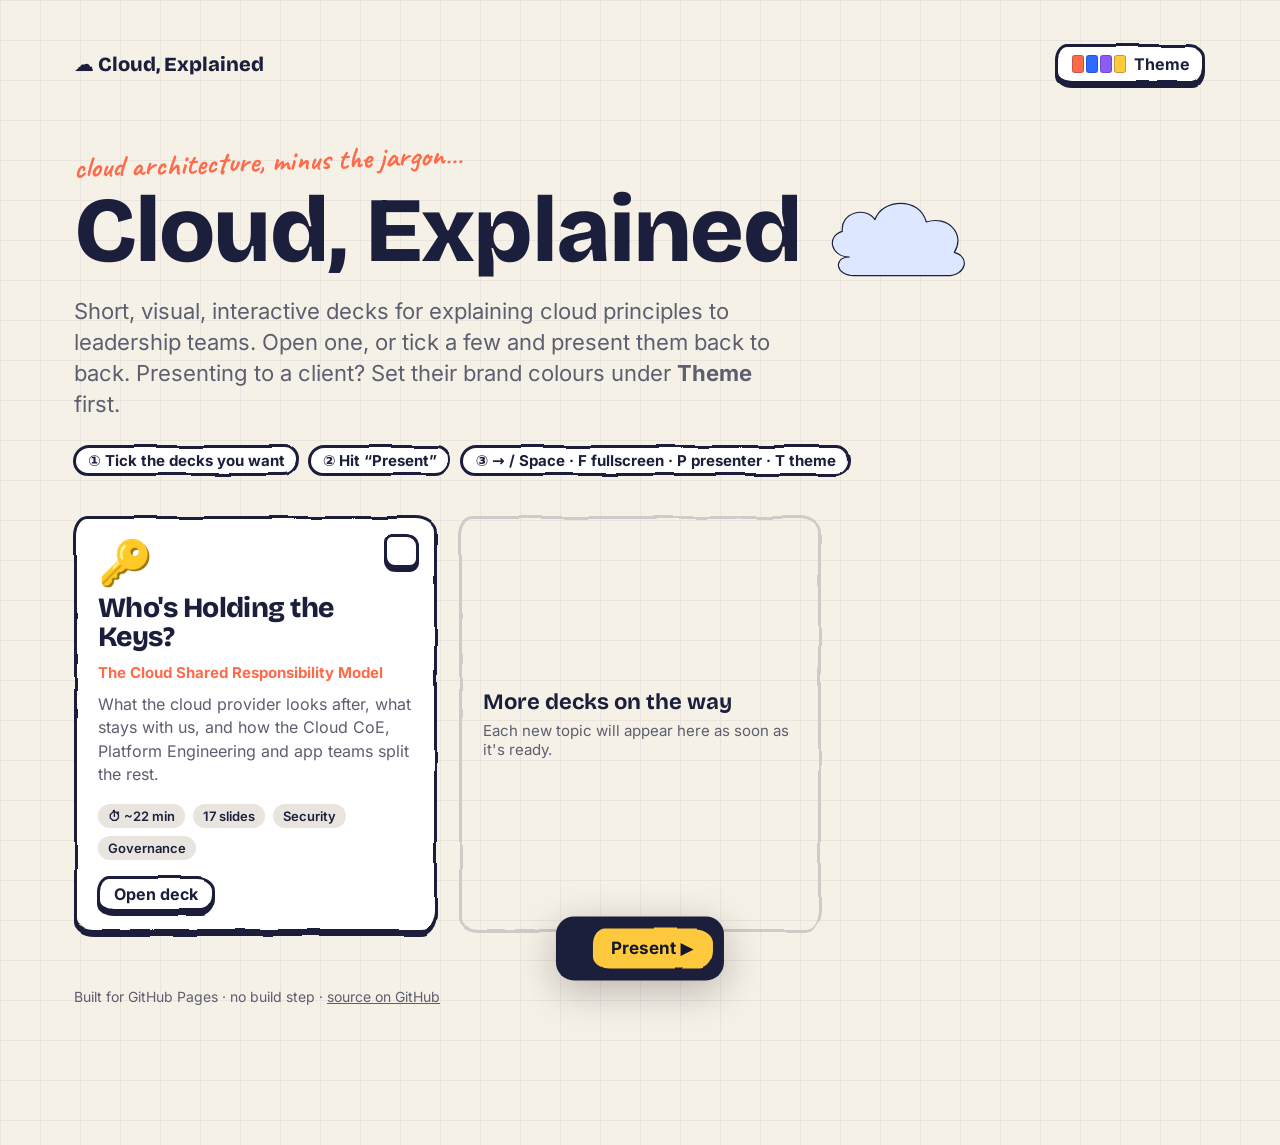
<file: index.html>
<!DOCTYPE html>
<html lang="en-GB">
<head>
  <meta charset="utf-8">
  <meta name="viewport" content="width=device-width, initial-scale=1">
  <title>Cloud, Explained · interactive decks for leadership</title>
  <meta name="description" content="Interactive, visual slide decks that explain core cloud architecture concepts to leadership and non-technical stakeholders.">
  <link rel="icon" href="data:image/svg+xml,<svg xmlns='http://www.w3.org/2000/svg' viewBox='0 0 100 100'><text y='.9em' font-size='90'>☁️</text></svg>">
  <script src="assets/themes.js"></script>
  <script src="assets/theme.js"></script>
  <link rel="stylesheet" href="assets/engine.css">
  <style>
    html, body { overflow: auto; background-color: var(--paper); height: auto; min-height: 100%; }
    body {
      background-image: linear-gradient(var(--grid) 1px, transparent 1px), linear-gradient(90deg, var(--grid) 1px, transparent 1px);
      background-size: 40px 40px;
      transition: background-color .3s;
    }
    .wrap { max-width: 1180px; margin: 0 auto; padding: 40px 24px 140px; }
    .topbar { display: flex; justify-content: space-between; align-items: center; gap: 16px; margin-bottom: 40px; min-height: 48px; }
    .brand { font-family: var(--font-display); font-weight: 800; font-size: 20px; display: flex; align-items: center; gap: 10px; }
    .client { display: flex; align-items: center; gap: 12px; margin-left: auto; }
    .client .ce-client-logo { position: static; max-height: 40px; }
    .theme-btn { font-size: 16px; padding: 10px 16px; border-radius: 12px; display: inline-flex; gap: 8px; align-items: center; }
    .theme-btn .sw { display: inline-flex; gap: 2px; }
    .theme-btn .sw i { width: 12px; height: 18px; border-radius: 3px; border: 1px solid rgba(var(--ink-rgb), .25); }

    header .kicker { font-size: 14px; }
    header h1 { font-size: clamp(48px, 8vw, 92px); }
    header h1 .cloud { display: inline-block; width: 150px; height: 84px; vertical-align: middle; animation: bob 4s ease-in-out infinite; }
    header .scribble { font-size: 30px; margin-bottom: 6px; }
    @keyframes bob { 50% { transform: translateY(-8px) rotate(-3deg); } }
    header p { font-size: clamp(18px, 2.2vw, 22px); color: var(--ink-soft); max-width: 720px; margin: 18px 0 0; }
    .how { display: flex; flex-wrap: wrap; gap: 10px; margin: 26px 0 40px; }
    .how .pill { font-size: 15px; padding: 6px 14px; border-width: 2px; }

    .grid { display: grid; grid-template-columns: repeat(auto-fill, minmax(320px, 1fr)); gap: 22px; }
    .deck-card {
      --sk-shadow: 0 4px 0 var(--ink);
      padding: 24px 24px 20px;
      display: flex; flex-direction: column; gap: 10px;
      transition: transform .15s var(--ease), box-shadow .15s var(--ease), background .2s;
      cursor: pointer;
    }
    .deck-card:hover { transform: translateY(-3px); --sk-shadow: 0 7px 0 var(--ink); }
    .deck-card:focus-visible { outline: 4px solid var(--sun); outline-offset: 4px; }
    .deck-card.is-selected { --sk-fill: var(--sun-soft); }
    .deck-card .icon { font-size: 44px; line-height: 1; }
    .deck-card h2 { font-size: 28px; margin: 0; }
    .deck-card .sub { font-weight: 700; color: var(--customer); font-size: 15px; margin: 0; }
    .deck-card p { font-size: 16px; margin: 0; color: var(--ink-soft); line-height: 1.45; }
    .deck-card .meta { display: flex; gap: 8px; flex-wrap: wrap; margin-top: auto; padding-top: 8px; font-size: 13px; font-weight: 600; }
    .deck-card .meta span { background: var(--paper-2); border-radius: 999px; padding: 4px 10px; }
    .deck-card .actions { display: flex; gap: 10px; align-items: center; margin-top: 6px; }
    .deck-card .btn { font-size: 16px; padding: 8px 16px; border-radius: 10px; text-decoration: none; }
    .check {
      position: absolute !important; top: 18px; right: 18px;
      width: 34px; height: 34px;
      --sk-radius: 8px 12px 9px 11px;
      display: grid; place-items: center; font-weight: 800; font-size: 16px;
    }
    .is-selected .check { --sk-fill: var(--ink); color: var(--sun); }
    .more {
      --sk-fill: transparent; --sk-stroke: var(--line);
      padding: 24px;
      display: flex; flex-direction: column; justify-content: center; gap: 6px;
      color: var(--ink-soft); font-size: 15px;
    }
    .more b { font-family: var(--font-display); font-size: 22px; color: var(--ink); }

    .tray {
      position: fixed; left: 50%; bottom: 22px; transform: translate(-50%, 160%);
      transition: transform .35s var(--ease);
      background: var(--deep); color: var(--on-deep);
      border-radius: 18px; padding: 12px 12px 12px 22px;
      display: flex; gap: 16px; align-items: center;
      box-shadow: 0 10px 40px rgba(0,0,0,.25);
      max-width: calc(100vw - 24px);
    }
    .tray.is-visible { transform: translate(-50%, 0); }
    .tray .order { font-size: 15px; color: var(--on-deep-soft); overflow: hidden; text-overflow: ellipsis; white-space: nowrap; }
    .tray .btn { font-size: 17px; padding: 10px 18px; --sk-fill: var(--sun); --sk-stroke: var(--sun); --sk-shadow: none; color: var(--on-sun); white-space: nowrap; }
    footer { margin-top: 56px; font-size: 14px; color: var(--ink-soft); }
    footer a { color: inherit; }
  </style>
</head>
<body>
  <div class="wrap">
    <div class="topbar">
      <div class="brand">☁️ Cloud, Explained</div>
      <div class="client" data-logo-slot></div>
      <button class="btn theme-btn" id="theme-btn" type="button" title="Theme & client colours (T)">
        <span class="sw" aria-hidden="true"><i style="background:var(--customer)"></i><i style="background:var(--provider)"></i><i style="background:var(--shared)"></i><i style="background:var(--sun)"></i></span>
        Theme
      </button>
    </div>

    <header>
      <p class="scribble">cloud architecture, minus the jargon…</p>
      <h1>Cloud, Explained <svg class="cloud doodle" viewBox="0 0 640 360" aria-hidden="true"><use href="#ce-doodle-cloud"/></svg></h1>
      <p>Short, visual, interactive decks for explaining cloud principles to leadership teams. Open one, or tick a few and present them back to back. Presenting to a client? Set their brand colours under <b>Theme</b> first.</p>
      <div class="how">
        <span class="pill">① Tick the decks you want</span>
        <span class="pill">② Hit “Present”</span>
        <span class="pill">③ → / Space · F fullscreen · P presenter · T theme</span>
      </div>
    </header>

    <main class="grid" id="grid" aria-label="Available decks"></main>

    <footer>
      Built for GitHub Pages · no build step · <a href="https://github.com/davidjhole/cloud-explained">source on GitHub</a>
    </footer>
  </div>

  <div class="tray" id="tray" aria-live="polite">
    <span class="order" id="order"></span>
    <button class="btn" id="present" type="button">Present ▶</button>
  </div>

  <script src="assets/sketch.js"></script>
  <script src="decks/registry.js"></script>
  <script>
    (function () {
      const decks = window.CE_DECKS || [];
      const grid = document.getElementById("grid");
      const tray = document.getElementById("tray");
      const order = document.getElementById("order");
      const selected = []; // click order = presentation order

      decks.forEach((d) => {
        const card = document.createElement("article");
        card.className = "deck-card sk";
        card.dataset.id = d.id;
        card.tabIndex = 0;
        card.setAttribute("role", "checkbox");
        card.setAttribute("aria-checked", "false");
        card.innerHTML = `
          <span class="check sk" aria-hidden="true"></span>
          <div class="icon" aria-hidden="true">${d.icon}</div>
          <h2>${d.title}</h2>
          <p class="sub">${d.subtitle}</p>
          <p>${d.blurb}</p>
          <div class="meta"><span>⏱ ~${d.minutes} min</span>${d.slides ? `<span>${d.slides} slides</span>` : ""}${(d.tags || []).map((t) => `<span>${t}</span>`).join("")}</div>
          <div class="actions"><a class="btn" href="${d.path}">Open deck</a></div>`;
        card.addEventListener("click", (e) => { if (!e.target.closest("a")) toggle(d.id); });
        card.addEventListener("keydown", (e) => { if (e.key === " " || e.key === "Enter") { e.preventDefault(); toggle(d.id); } });
        grid.appendChild(card);
      });

      const more = document.createElement("div");
      more.className = "more sk";
      more.innerHTML = `<b>More decks on the way</b>Each new topic will appear here as soon as it's ready.`;
      grid.appendChild(more);

      function toggle(id) {
        const i = selected.indexOf(id);
        if (i >= 0) selected.splice(i, 1); else selected.push(id);
        render();
      }

      function render() {
        grid.querySelectorAll(".deck-card").forEach((c) => {
          const pos = selected.indexOf(c.dataset.id);
          c.classList.toggle("is-selected", pos >= 0);
          c.setAttribute("aria-checked", String(pos >= 0));
          c.querySelector(".check").textContent = pos >= 0 ? pos + 1 : "";
        });
        tray.classList.toggle("is-visible", selected.length > 0);
        order.textContent = selected.map((id, i) => `${i + 1}. ${decks.find((d) => d.id === id).title}`).join("  ·  ");
      }

      document.getElementById("present").addEventListener("click", () => {
        if (!selected.length) return;
        const first = decks.find((d) => d.id === selected[0]);
        location.href = `${first.path}?playlist=${encodeURIComponent(selected.join(","))}`;
      });

      document.getElementById("theme-btn").addEventListener("click", () => window.CETheme.open());
      document.addEventListener("keydown", (e) => {
        if ((e.key === "t" || e.key === "T") && !e.target.matches("input, textarea") && !e.metaKey && !e.ctrlKey) window.CETheme.toggle();
      });
    })();
  </script>
</body>
</html>
</file>
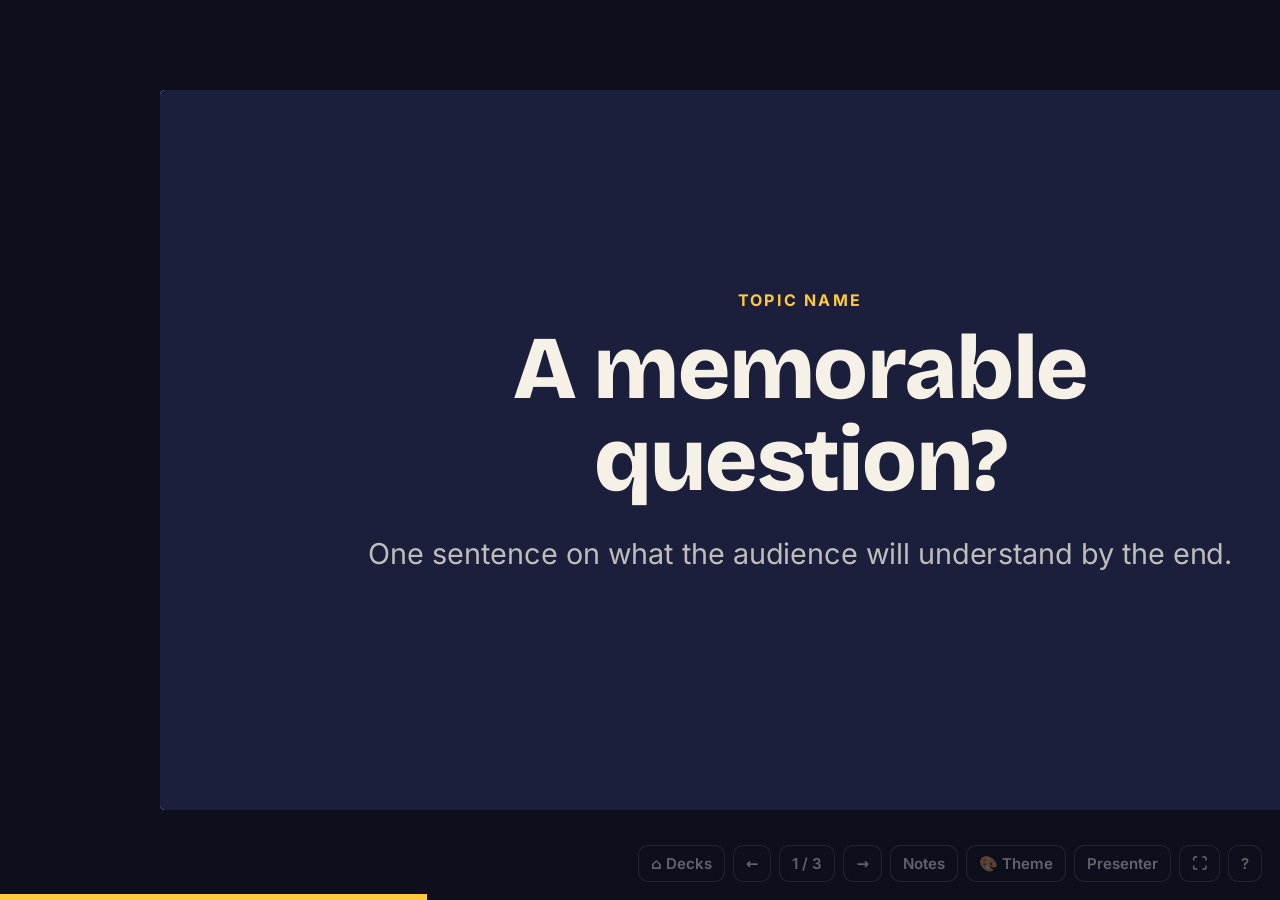
<file: decks/_template/index.html>
<!DOCTYPE html>
<html lang="en-GB">
<head>
  <meta charset="utf-8">
  <meta name="viewport" content="width=device-width, initial-scale=1">
  <title>Deck title · Subtitle</title>
  <script src="../../assets/themes.js"></script>
  <script src="../../assets/theme.js"></script>
  <link rel="stylesheet" href="../../assets/engine.css">
  <link rel="stylesheet" href="deck.css">
</head>
<body data-deck="your-deck-id">
<div class="deck">

  <section class="slide dark center">
    <p class="kicker">Topic name</p>
    <h1>A memorable<br>question?</h1>
    <p class="lead">One sentence on what the audience will understand by the end.</p>
    <aside class="notes"><p>What to say on this slide.</p></aside>
  </section>

  <section class="slide">
    <p class="kicker">Section label</p>
    <h2>One idea per slide</h2>
    <div class="card step"><p>Revealed on the first →</p></div>
    <div class="card step" style="margin-top:24px"><p>Revealed on the second →</p></div>
    <aside class="notes"><p>Ask the room a question here.</p></aside>
  </section>

  <section class="slide dark center">
    <h2>The one-line takeaway.</h2>
    <aside class="notes"><p>Close.</p></aside>
  </section>

</div>
<script src="../../assets/sketch.js"></script>
<script src="../../decks/registry.js"></script>
<script src="../../assets/engine.js"></script>
<script src="deck.js"></script>
</body>
</html>
</file>
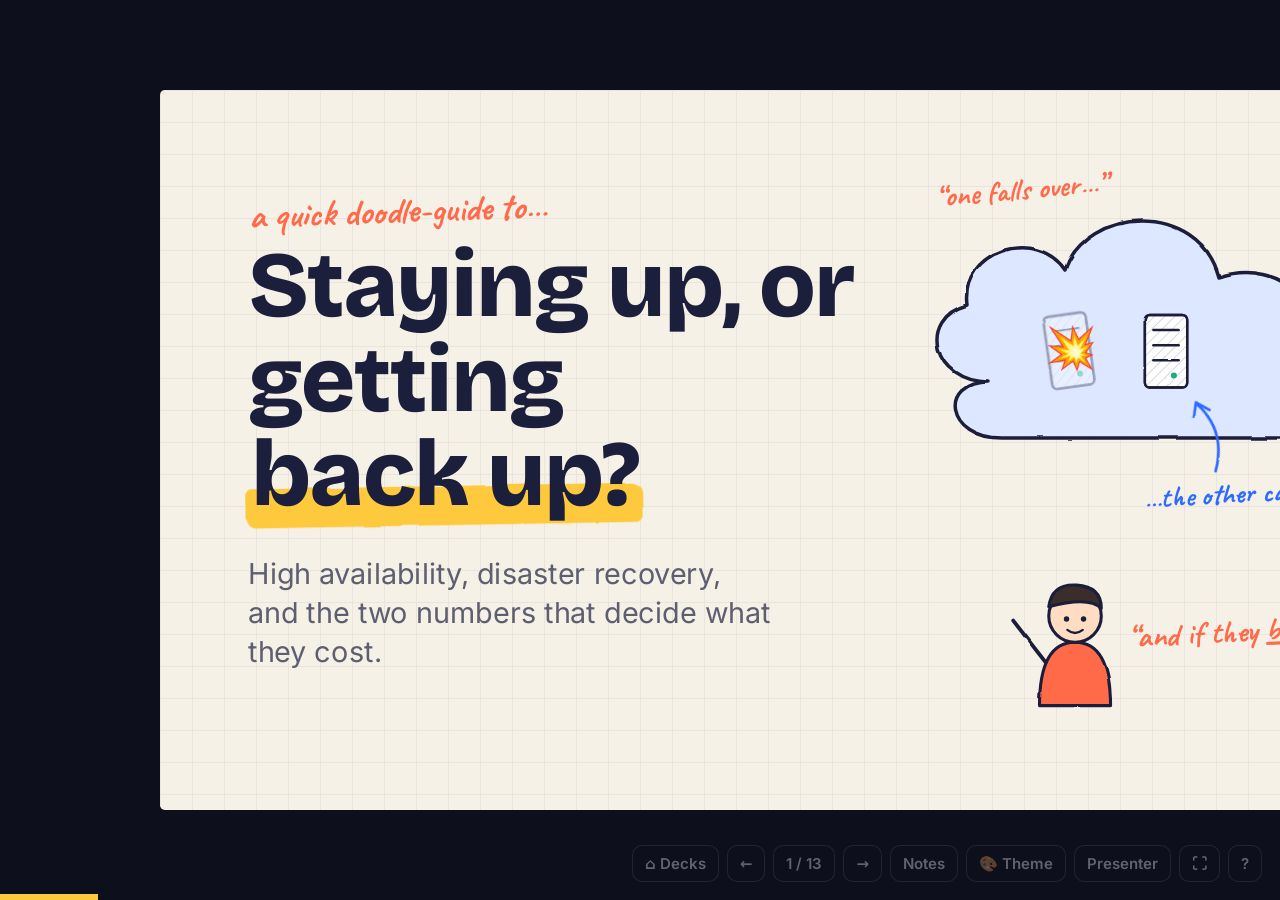
<file: decks/ha-vs-dr/index.html>
<!DOCTYPE html>
<html lang="en-GB">
<head>
  <meta charset="utf-8">
  <meta name="viewport" content="width=device-width, initial-scale=1">
  <title>Staying Up, or Getting Back Up? · High Availability vs Disaster Recovery</title>
  <link rel="icon" href="data:image/svg+xml,<svg xmlns='http://www.w3.org/2000/svg' viewBox='0 0 100 100'><text y='.9em' font-size='90'>🛟</text></svg>">
  <script src="../../assets/themes.js"></script>
  <script src="../../assets/theme.js"></script>
  <link rel="stylesheet" href="../../assets/engine.css">
  <link rel="stylesheet" href="deck.css">
</head>
<body data-deck="ha-vs-dr">
<div class="deck">

  <!-- 1 · Title ------------------------------------------------------------ -->
  <section class="slide title-slide">
    <div class="title-copy">
      <p class="scribble title-scribble">a quick doodle-guide to…</p>
      <h1>Staying up, or getting <span class="hl">back up?</span></h1>
      <p class="lead">High availability, disaster recovery, and the two numbers that decide what they cost.</p>
    </div>
    <div class="title-scene" aria-hidden="true">
      <svg class="doodle scene-cloud" viewBox="0 30 640 360"><use href="#ce-doodle-cloud"/></svg>
      <div class="scene-racks">
        <div class="scene-rack is-broken">
          <svg class="doodle" viewBox="-6 -6 82 132"><use href="#ce-doodle-rack"/></svg>
          <span class="scene-boom">💥</span>
        </div>
        <div class="scene-rack">
          <svg class="doodle" viewBox="-6 -6 82 132"><use href="#ce-doodle-rack"/></svg>
        </div>
      </div>
      <span class="scribble scene-say-1">“one falls over…”</span>
      <span class="scribble c-provider scene-say-2">…the other carries on</span>
      <svg class="doodle scene-arrow" viewBox="0 0 120 60"><use href="#ce-doodle-arrow"/></svg>
      <svg class="doodle scene-us" viewBox="-90 -8 145 165"><use href="#ce-doodle-us"/></svg>
      <span class="scribble scene-say-us">“and if they <u>both</u> go?”</span>
    </div>
    <aside class="notes">
      <p>Welcome. In about 20 minutes we'll answer two questions: how do we stay up when something breaks, and how do we get back up when something big breaks?</p>
      <p>Those are two different things with two different price tags. By the end you'll know the two numbers that decide how much we should spend on each.</p>
    </aside>
  </section>

  <!-- 2 · Everything fails ------------------------------------------------- -->
  <section class="slide center">
    <p class="scribble q-scribble">the question nobody likes asking out loud…</p>
    <h2 class="big-q">“It's in the cloud, so it can't go down… <span class="hl">right?</span>”</h2>
    <div class="answer-row">
      <div class="step"><span class="scribble answer-word">It can.</span></div>
      <blockquote class="quote card step">
        <p class="quote-text">“Everything fails, all the time.”</p>
        <p class="quote-who">Werner Vogels, Chief Technology Officer, Amazon</p>
      </blockquote>
    </div>
    <p class="lead step">The cloud doesn't stop things breaking. It gives us better tools to <b>survive</b> it, if we choose to use them.</p>
    <aside class="notes">
      <p>Let the room answer first. Most people assume the big providers simply don't go down.</p>
      <p>The quote is from Werner Vogels, Amazon's CTO, who has said it in talks for years (for example in his 2016 post "10 Lessons from 10 Years of Amazon Web Services" on his All Things Distributed blog). If the people running one of the biggest clouds plan for failure, so should we.</p>
      <p>Disks die, power fails, people make mistakes, software has bugs. The question isn't "if", it's "what happens next".</p>
    </aside>
  </section>

  <!-- 3 · Two different questions ----------------------------------------- -->
  <section class="slide two-q-slide">
    <p class="kicker scribble">two ideas that get mixed up all the time</p>
    <h2>Two different questions</h2>
    <div class="two-q">
      <div class="q-half card step">
        <div class="q-icon">🛩️</div>
        <p class="q-tag hand">High availability · HA</p>
        <h3>“How do we <span class="hl">stay up?</span>”</h3>
        <p>Like a plane with two engines. Lose one and it keeps flying. Passengers barely notice.</p>
        <p class="scribble q-foot">automatic · seconds</p>
      </div>
      <div class="q-half card step">
        <div class="q-icon">🛟</div>
        <p class="q-tag hand">Disaster recovery · DR</p>
        <h3>“How do we <span class="hl">get back up?</span>”</h3>
        <p>Like lifeboats and a rehearsed drill. The ship is in trouble, but everyone gets to safety and carries on.</p>
        <p class="scribble q-foot">a plan · minutes to days</p>
      </div>
    </div>
    <p class="punch step">We need <span class="hl">both</span>. They protect us from different things.</p>
    <aside class="notes">
      <p>HA (high availability) is about absorbing everyday failures without anyone noticing: a server dies, its twin takes over.</p>
      <p>DR (disaster recovery) is about the big, rare event: a whole site is lost, or our data is damaged. It's a plan, people and rehearsals, not just technology. Backups are one part of DR.</p>
      <p>Ask the room: which one do you think we spend more on today?</p>
    </aside>
  </section>

  <!-- 4 · Blast radius (interactive) -------------------------------------- -->
  <section class="slide blast-slide">
    <div class="blast-left">
      <p class="kicker scribble">pick a disaster ↓</p>
      <h2>How big is the bang?</h2>
      <div class="blast-tabs" role="tablist" aria-label="Size of failure">
        <button class="btn" role="tab" data-blast="0" type="button">A server</button>
        <button class="btn" role="tab" data-blast="1" type="button">A datacentre</button>
        <button class="btn" role="tab" data-blast="2" type="button">A region</button>
        <button class="btn" role="tab" data-blast="3" type="button">Our data</button>
      </div>
      <div class="blast-desc note">
        <p class="note-title" id="blast-name"></p>
        <p class="blast-text" id="blast-text"></p>
      </div>
      <div class="verdicts">
        <div class="verdict sk" id="v-ha"><span class="v-name">HA</span><span class="v-says" id="v-ha-says"></span></div>
        <div class="verdict sk" id="v-dr"><span class="v-name">DR</span><span class="v-says" id="v-dr-says"></span></div>
      </div>
      <span class="step blast-step" aria-hidden="true"></span>
      <span class="step blast-step" aria-hidden="true"></span>
      <span class="step blast-step" aria-hidden="true"></span>
    </div>
    <div class="map" id="blast-map" data-state="0" aria-label="Diagram of servers, datacentres and regions">
      <div class="region region-a sk">
        <p class="region-label hand">Region 1 <span>a city's worth of datacentres</span></p>
        <div class="zones">
          <div class="zone zone-1 sk">
            <p class="zone-label hand">Datacentre A</p>
            <div class="servers">
              <div class="server s-main"><svg class="doodle" viewBox="-6 -6 82 132"><use href="#ce-doodle-rack"/></svg><span class="app-chip sk fill-customer">our app</span><span class="boom">💥</span></div>
              <div class="server"><svg class="doodle" viewBox="-6 -6 82 132"><use href="#ce-doodle-rack"/></svg></div>
            </div>
            <span class="boom zone-boom">💥</span>
          </div>
          <div class="zone zone-2 sk">
            <p class="zone-label hand">Datacentre B</p>
            <div class="servers">
              <div class="server s-twin"><svg class="doodle" viewBox="-6 -6 82 132"><use href="#ce-doodle-rack"/></svg><span class="app-chip sk fill-customer">our app</span></div>
              <div class="server"><svg class="doodle" viewBox="-6 -6 82 132"><use href="#ce-doodle-rack"/></svg></div>
            </div>
          </div>
          <div class="zone zone-3 sk">
            <p class="zone-label hand">Datacentre C</p>
            <div class="servers">
              <div class="server"><svg class="doodle" viewBox="-6 -6 82 132"><use href="#ce-doodle-rack"/></svg></div>
              <div class="server"><svg class="doodle" viewBox="-6 -6 82 132"><use href="#ce-doodle-rack"/></svg></div>
            </div>
          </div>
        </div>
        <span class="boom region-boom">💥</span>
        <span class="lock-note scribble">ransomware copied to both, instantly 🔒</span>
      </div>
      <div class="map-bottom">
        <div class="region region-b sk">
          <p class="region-label hand">Region 2 <span>hundreds of miles away</span></p>
          <span class="app-chip sk standby">standby copy</span>
        </div>
        <div class="vault sk">
          <span class="vault-icon">🗄️</span>
          <p class="hand">Backups<br><span>from last night</span></p>
        </div>
        <svg class="doodle map-provider" viewBox="-50 -22 140 150" aria-hidden="true"><use href="#ce-doodle-provider"/></svg>
      </div>
    </div>
    <aside class="notes">
      <p>Press → to step through the four failures, or click the buttons.</p>
      <p>The provider (hard hat) builds the datacentres and regions. We decide where to put our copies. That's our design choice, and our responsibility.</p>
      <p>1) A server dies: our twin copy in another datacentre takes over. That's HA. 2) A whole datacentre goes dark: still fine, because we spread across two. 3) A whole region goes down: HA can't help, because both copies were in that region. Now we need DR: switch to a copy in another region. 4) Ransomware or someone deletes data by mistake: HA faithfully copies the damage to every copy in seconds. Only a backup from before the damage saves us.</p>
      <p>"Region" and "availability zone" are the terms AWS, Azure and Google Cloud all use. A zone is one or more datacentres with separate power and networking.</p>
    </aside>
  </section>

  <!-- 5 · The nines (interactive) ----------------------------------------- -->
  <section class="slide nines-slide">
    <p class="kicker scribble">"we want 99.9% uptime!" — but what does that mean?</p>
    <h2>Every extra nine costs more</h2>
    <div class="nines-row">
      <div class="nines-pick">
        <div class="nines-tabs" role="tablist" aria-label="Availability target">
          <button class="btn" role="tab" data-nines="0" type="button">99%</button>
          <button class="btn" role="tab" data-nines="1" type="button">99.9%</button>
          <button class="btn" role="tab" data-nines="2" type="button">99.99%</button>
          <button class="btn" role="tab" data-nines="3" type="button">99.999%</button>
        </div>
        <div class="downtime card">
          <p class="dt-label">We could be down for up to…</p>
          <div class="dt-grid">
            <div><b id="dt-year"></b><span>a year</span></div>
            <div><b id="dt-month"></b><span>a month</span></div>
            <div><b id="dt-week"></b><span>a week</span></div>
          </div>
        </div>
      </div>
      <div class="nines-takes note">
        <p class="note-title">What it usually takes</p>
        <p class="takes-text" id="takes-text"></p>
        <div class="cost-row"><span>Cost</span><span class="cost-meter" id="takes-cost" aria-live="polite"></span></div>
      </div>
    </div>
    <span class="step nines-step" aria-hidden="true"></span>
    <span class="step nines-step" aria-hidden="true"></span>
    <span class="step nines-step" aria-hidden="true"></span>
    <p class="callout small step"><b>Real example:</b> Microsoft Azure commits to 99.9% for a single virtual machine, and 99.99% when we run copies across two or more availability zones.</p>
    <aside class="notes">
      <p>Press → (or click) to move from 99% to 99.999% ("five nines"). The downtime figures are simple arithmetic on 365.25 days a year.</p>
      <p>The jump from 99.9% to 99.99% means going from almost nine hours a year to under an hour. That usually means running everything twice in different datacentres. Five nines usually means multiple regions and a lot of automation. The "what it takes" and the cost meter are illustrative rules of thumb, not quotes.</p>
      <p>The Azure figures come from Microsoft's published SLA (service level agreement) for Virtual Machines. AWS and Google Cloud publish similar tiers. Remember, an SLA is a refund promise, not a guarantee the system stays up.</p>
      <p>Then the last step reveals the real example. After that, → moves on.</p>
    </aside>
  </section>

  <!-- 6 · Two numbers ----------------------------------------------------- -->
  <section class="slide numbers-slide">
    <p class="kicker scribble">when the worst does happen…</p>
    <h2>Two numbers run the show</h2>
    <div class="numbers-grid">
      <div class="num-card card step">
        <div class="num-big">RPO</div>
        <p class="num-full">Recovery Point Objective</p>
        <h3>How much <span class="hl">data</span> can we afford to lose?</h3>
        <p class="num-analogy"><span class="num-emoji">💾</span><span>“When did we last press <b>save</b>?”</span></p>
        <p class="small">Measured in time. An RPO of 1 hour means we could lose the last hour of orders, emails or edits.</p>
      </div>
      <div class="num-card card step">
        <div class="num-big">RTO</div>
        <p class="num-full">Recovery Time Objective</p>
        <h3>How long can we afford to be <span class="hl">down</span>?</h3>
        <p class="num-analogy"><span class="num-emoji">⏱️</span><span>“How long until we can <b>type</b> again?”</span></p>
        <p class="small">An RTO of 4 hours means the system must be back, working, within 4 hours of the disaster.</p>
      </div>
    </div>
    <p class="punch step">These are <span class="hl">business decisions.</span> IT's job is to price them.</p>
    <aside class="notes">
      <p>The document analogy works well: RPO is how much typing you lose since your last save. RTO is how long until your laptop works again.</p>
      <p>Ask the room: for our main customer system, what would you say? Most people say "zero and zero". The next slide shows why that answer is expensive.</p>
      <p>The key message: the business sets these numbers, based on what downtime and lost data actually cost us. IT designs to hit them.</p>
    </aside>
  </section>

  <!-- 7 · Timeline sliders (interactive) ---------------------------------- -->
  <section class="slide timeline-slide">
    <p class="kicker scribble">try it: drag the sliders</p>
    <h2>Pick our numbers, see the bill</h2>
    <div class="timeline" aria-hidden="true">
      <div class="tl-seg tl-rpo sk" id="tl-rpo"><span class="hand">data lost</span></div>
      <div class="tl-boom"><span>💥</span><b class="hand">disaster</b></div>
      <div class="tl-seg tl-rto sk" id="tl-rto"><span class="hand">offline</span></div>
      <div class="tl-end"><span>✅</span><b class="hand">back in business</b></div>
      <div class="tl-start"><span>💾</span><b class="hand">last good copy</b></div>
    </div>
    <div class="sliders">
      <label class="slider card">
        <span class="sl-head"><b>RPO</b> · data we could lose <output id="rpo-out"></output></span>
        <input type="range" id="rpo" min="0" max="4" step="1" value="3">
        <span class="sl-ticks"><i>zero</i><i>5 min</i><i>1 hour</i><i>1 day</i><i>1 week</i></span>
      </label>
      <label class="slider card">
        <span class="sl-head"><b>RTO</b> · time we could be down <output id="rto-out"></output></span>
        <input type="range" id="rto" min="0" max="4" step="1" value="3">
        <span class="sl-ticks"><i>seconds</i><i>15 min</i><i>4 hours</i><i>1 day</i><i>1 week</i></span>
      </label>
    </div>
    <div class="verdict-bar note">
      <p class="vb-text"><span class="hand">That needs:</span> <b id="tl-strategy"></b><br><span id="tl-why"></span></p>
      <span class="cost-meter big" id="tl-cost" aria-live="polite"></span>
    </div>
    <aside class="notes">
      <p>Let someone from the room drive the sliders. Start at "1 day / 1 day" (cheap), then drag both to zero and watch the cost meter.</p>
      <p>The strictest of the two numbers decides the approach. The strategies are the four standard patterns on the next slide. The mapping and cost meter are illustrative, roughly following the guidance in the AWS whitepaper "Disaster Recovery of Workloads on AWS". Real costs depend on the system.</p>
    </aside>
  </section>

  <!-- 8 · Four strategies ------------------------------------------------- -->
  <section class="slide ladder-slide">
    <p class="kicker scribble">from cheap and slow to fast and pricey</p>
    <h2>Four ways to get back up</h2>
    <div class="ladder">
      <div class="rung card step">
        <div class="rung-icon">🗄️</div>
        <h3>Backup &amp; restore</h3>
        <p class="scribble rung-like">like flat-pack furniture</p>
        <p>Copies are kept safe. We rebuild when needed.</p>
        <dl><dt>Back in</dt><dd>hours to days</dd><dt>Cost</dt><dd class="cost-meter" data-cost="1"></dd></dl>
      </div>
      <div class="rung card step">
        <div class="rung-icon">🔥</div>
        <h3>Pilot light</h3>
        <p class="scribble rung-like">like a boiler's pilot light</p>
        <p>Data is copied constantly. Servers sit switched off, ready to light up.</p>
        <dl><dt>Back in</dt><dd>tens of minutes</dd><dt>Cost</dt><dd class="cost-meter" data-cost="2"></dd></dl>
      </div>
      <div class="rung card step">
        <div class="rung-icon">🎭</div>
        <h3>Warm standby</h3>
        <p class="scribble rung-like">like an understudy in costume</p>
        <p>A smaller copy runs all the time, ready to scale up and take over.</p>
        <dl><dt>Back in</dt><dd>minutes</dd><dt>Cost</dt><dd class="cost-meter" data-cost="3"></dd></dl>
      </div>
      <div class="rung card step">
        <div class="rung-icon">👯</div>
        <h3>Active / active</h3>
        <p class="scribble rung-like">like two kitchens, both cooking</p>
        <p>Two full copies in two regions, both serving customers.</p>
        <dl><dt>Back in</dt><dd>almost instantly</dd><dt>Cost</dt><dd class="cost-meter" data-cost="4"></dd></dl>
      </div>
    </div>
    <p class="punch step">Same building blocks, different price tags. <span class="hl">Choose per system.</span></p>
    <aside class="notes">
      <p>These four patterns are described in the AWS whitepaper "Disaster Recovery of Workloads on AWS: Recovery in the Cloud". Azure and Google Cloud describe the same ideas with slightly different names. "Active/active" is also called "multi-site".</p>
      <p>The analogies: flat-pack means everything's in the box but you have to build it. A pilot light is the tiny flame that's always on so the boiler can fire up fast. An understudy is dressed and waiting in the wings. Two kitchens means if one catches fire, diners barely notice.</p>
      <p>The "back in" times are typical ranges, not promises. The cost meter is illustrative.</p>
    </aside>
  </section>

  <!-- 9 · Tiering (interactive) ------------------------------------------- -->
  <section class="slide tier-slide">
    <div class="tier-top">
      <div>
        <p class="kicker scribble">click a system to change its tier</p>
        <h2>Not everything needs gold</h2>
      </div>
      <div class="bill card">
        <span>Monthly DR bill</span>
        <div class="bill-bar"><i id="bill-fill"></i></div>
        <b id="bill-text"></b>
      </div>
    </div>
    <div class="tier-grid" id="tier-grid"></div>
    <div class="tier-key">
      <span class="pill">🥇 Gold · back in minutes, lose almost nothing</span>
      <span class="pill">🥈 Silver · back in hours, lose up to an hour</span>
      <span class="pill">🥉 Bronze · back in a day or so, lose up to a day</span>
    </div>
    <aside class="notes">
      <p>Everything starts on Gold, so the bill is maxed out. Ask the room: which of these could survive a day offline? Click to downgrade them and watch the bill fall.</p>
      <p>The systems are generic, illustrative examples, and so is the bill. Our own list would come from a business impact analysis: what does an hour of downtime cost, in money, reputation or regulatory terms?</p>
      <p>Most organisations end up with a handful of Gold systems and a long tail of Bronze. That's normal and sensible.</p>
    </aside>
  </section>

  <!-- 10 · Myths ---------------------------------------------------------- -->
  <section class="slide myths-slide">
    <p class="kicker scribble">tap a card to flip it</p>
    <h2>Myth busting 💥</h2>
    <div class="myth-grid">
      <button class="myth" type="button">
        <span class="myth-front sk"><span class="myth-label">Myth</span>“We have high availability, so we don't need backups.”</span>
        <span class="myth-back sk"><span class="myth-label">Reality</span><span>HA copies <b>everything</b> to every copy in seconds, including deletions and ransomware. Backups are our undo button.</span></span>
      </button>
      <button class="myth" type="button">
        <span class="myth-front sk"><span class="myth-label">Myth</span>“We take backups, so we have a DR plan.”</span>
        <span class="myth-back sk"><span class="myth-label">Reality</span><span>A backup is a spare part. A DR plan says <b>who</b> restores <b>what</b>, in what order, how fast, and it's been tried.</span></span>
      </button>
      <button class="myth" type="button">
        <span class="myth-front sk"><span class="myth-label">Myth</span>“Our cloud provider does disaster recovery for us.”</span>
        <span class="myth-back sk"><span class="myth-label">Reality</span><span>They give us zones, regions and backup tools. <b>Designing</b> across them, and testing it, is ours.</span></span>
      </button>
      <button class="myth" type="button">
        <span class="myth-front sk"><span class="myth-label">Myth</span>“Everything's critical, so make everything instant.”</span>
        <span class="myth-back sk"><span class="myth-label">Reality</span><span>Near-instant recovery means paying to run things <b>twice</b>. Save it for the systems that truly need it.</span></span>
      </button>
    </div>
    <aside class="notes">
      <p>Ask for a show of hands, "true or false?", before flipping each card. The first one surprises people most.</p>
      <p>The provider point links back to shared responsibility: the provider keeps its datacentres and regions running. Whether our system survives losing one is down to how we designed it.</p>
    </aside>
  </section>

  <!-- 11 · Quiz ----------------------------------------------------------- -->
  <section class="slide quiz-slide">
    <div class="quiz-top">
      <div>
        <p class="kicker scribble">quiz time</p>
        <h2>What saves us? 🕵️</h2>
      </div>
      <div class="quiz-score card"><span>Score</span><b id="q-score">0 / 0</b></div>
    </div>
    <div class="quiz-card card" id="quiz-card">
      <div class="q-meta"><span id="q-num">Scenario 1 of 6</span></div>
      <p class="q-text" id="q-text"></p>
      <div class="q-options">
        <button class="btn q-opt" data-answer="ha" type="button">🛩️ High availability</button>
        <button class="btn q-opt" data-answer="dr" type="button">🛟 Failover to another region</button>
        <button class="btn q-opt" data-answer="backup" type="button">🗄️ A backup</button>
      </div>
      <div class="q-reveal" id="q-reveal" hidden>
        <p class="q-verdict scribble" id="q-verdict"></p>
        <p class="q-why" id="q-why"></p>
        <button class="btn q-next" id="q-next" type="button">Next scenario →</button>
      </div>
    </div>
    <div class="quiz-done card" id="quiz-done" hidden>
      <div class="qd-emoji" id="qd-emoji">🏆</div>
      <h3 id="qd-title"></h3>
      <p id="qd-text"></p>
      <button class="btn" id="q-restart" type="button">Play again ↺</button>
    </div>
    <aside class="notes">
      <p>Read each scenario out and get the room to shout an answer before you click.</p>
      <p>Failover to another region is the DR answer. Backups are part of DR too, but they're the only thing that helps when the data itself is damaged.</p>
    </aside>
  </section>

  <!-- 12 · Questions for leadership -------------------------------------- -->
  <section class="slide ask-slide">
    <p class="kicker scribble">take these back to your teams</p>
    <h2>Six questions worth asking on Monday</h2>
    <ol class="ask-list">
      <li class="sk step"><button type="button" class="tick sk" aria-label="Mark as asked"></button><span>Do our key systems have an <b>agreed RTO and RPO</b>, signed off by the business?</span></li>
      <li class="sk step"><button type="button" class="tick sk" aria-label="Mark as asked"></button><span>Does what we <b>pay for</b> actually match those numbers?</span></li>
      <li class="sk step"><button type="button" class="tick sk" aria-label="Mark as asked"></button><span>When did we last <b>test a recovery</b>, end to end, and how long did it take?</span></li>
      <li class="sk step"><button type="button" class="tick sk" aria-label="Mark as asked"></button><span>Is at least one backup <b>safe from ransomware</b>, so it can't be changed or deleted?</span></li>
      <li class="sk step"><button type="button" class="tick sk" aria-label="Mark as asked"></button><span>Are our critical systems spread across <b>more than one datacentre</b>?</span></li>
      <li class="sk step"><button type="button" class="tick sk" aria-label="Mark as asked"></button><span>Who <b>declares a disaster</b>, and how do we reach people if email is down?</span></li>
    </ol>
    <aside class="notes">
      <p>None of these need technical knowledge to ask. If a team can't answer one confidently, that's useful information.</p>
      <p>A plan that hasn't been tested is a hope. Tests can start small: a "tabletop" walk-through in a meeting room, then restoring one system, then a full failover.</p>
      <p>Backups that "can't be changed or deleted" are often called immutable backups. All three big providers offer them.</p>
    </aside>
  </section>

  <!-- 13 · Close ---------------------------------------------------------- -->
  <section class="slide dark center close-slide">
    <div class="close-split">
      <div class="close-half sk">
        <div class="close-icon">🛩️</div>
        <p class="close-tag hand">High availability</p>
        <p class="close-big">keeps us <b>up</b></p>
      </div>
      <div class="close-half sk">
        <div class="close-icon">🛟</div>
        <p class="close-tag hand">Disaster recovery</p>
        <p class="close-big">gets us <b>back up</b></p>
      </div>
    </div>
    <p class="scribble close-line step">Pick our two numbers before a disaster picks them for us.</p>
    <aside class="notes">
      <p>Close on the one-liner. Offer to run a short tiering workshop with each business area: list the systems, agree the RTO and RPO, then check what we're actually paying for.</p>
    </aside>
  </section>

</div>

<script src="../../assets/sketch.js"></script>
<script src="../../decks/registry.js"></script>
<script src="../../assets/engine.js"></script>
<script src="deck.js"></script>
</body>
</html>
</file>
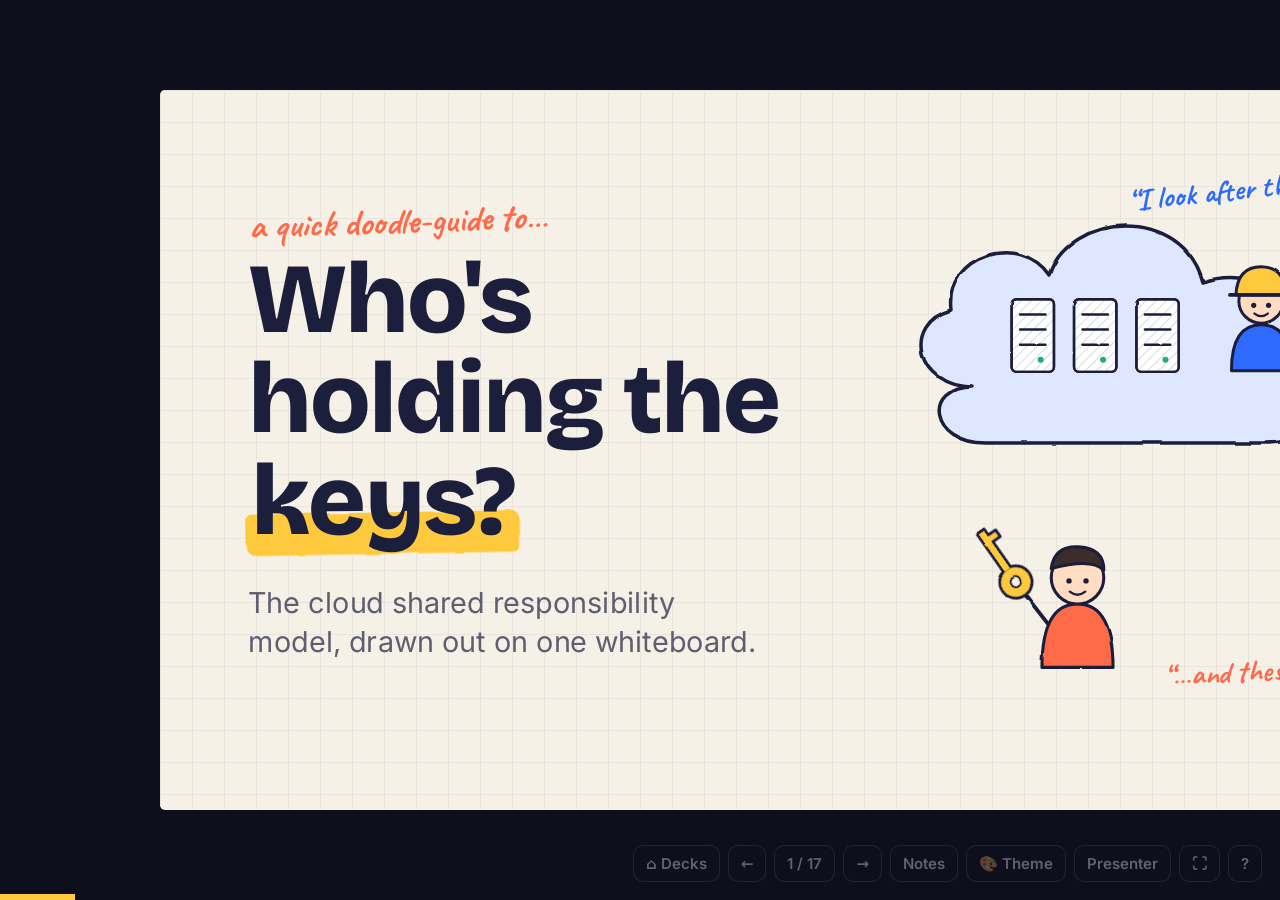
<file: decks/shared-responsibility/index.html>
<!DOCTYPE html>
<html lang="en-GB">
<head>
  <meta charset="utf-8">
  <meta name="viewport" content="width=device-width, initial-scale=1">
  <title>Who's Holding the Keys? · The Cloud Shared Responsibility Model</title>
  <link rel="icon" href="data:image/svg+xml,<svg xmlns='http://www.w3.org/2000/svg' viewBox='0 0 100 100'><text y='.9em' font-size='90'>🔑</text></svg>">
  <script src="../../assets/themes.js"></script>
  <script src="../../assets/theme.js"></script>
  <link rel="stylesheet" href="../../assets/engine.css">
  <link rel="stylesheet" href="deck.css">
</head>
<body data-deck="shared-responsibility">
<div class="deck">

  <!-- 1 · Title ------------------------------------------------------- -->
  <section class="slide title-slide">
    <div class="title-copy">
      <p class="scribble title-scribble">a quick doodle-guide to…</p>
      <h1>Who's holding the <span class="hl">keys?</span></h1>
      <p class="lead">The cloud shared responsibility model, drawn out on one whiteboard.</p>
    </div>
    <div class="title-scene" aria-hidden="true">
      <svg class="doodle scene-cloud" viewBox="0 0 640 360"><use href="#ce-doodle-cloud"/></svg>
      <div class="scene-racks">
        <svg class="doodle" viewBox="0 0 82 132"><use href="#ce-doodle-rack"/></svg>
        <svg class="doodle" viewBox="0 0 82 132"><use href="#ce-doodle-rack"/></svg>
        <svg class="doodle" viewBox="0 0 82 132"><use href="#ce-doodle-rack"/></svg>
      </div>
      <svg class="doodle scene-provider" viewBox="0 0 140 150"><use href="#ce-doodle-provider"/></svg>
      <span class="scribble c-provider scene-say-provider">“I look after this bit”</span>
      <svg class="doodle scene-us" viewBox="0 0 145 165"><use href="#ce-doodle-us"/></svg>
      <svg class="doodle scene-key" viewBox="0 0 120 56"><use href="#ce-doodle-key"/></svg>
      <span class="scribble scene-say-us">“…and these are mine”</span>
    </div>
    <aside class="notes">
      <p>Welcome. In about 15 minutes we'll answer one question: when something goes wrong in the cloud, who is responsible?</p>
      <p>No jargon. Some pizza. A short quiz at the end, so stay awake.</p>
    </aside>
  </section>

  <!-- 2 · The question ------------------------------------------------ -->
  <section class="slide center">
    <p class="scribble q-scribble">the question everyone thinks they know the answer to…</p>
    <h2 class="big-q">“Our data's in the cloud, so the provider keeps it safe… <span class="hl">right?</span>”</h2>
    <div class="answer-row">
      <div class="step"><span class="scribble answer-word">Partly.</span></div>
      <div class="stat card step">
        <div class="stat-num">99%</div>
        <div class="stat-txt">of cloud security failures would be <b>the customer's fault</b> through 2025, Gartner predicted.</div>
      </div>
    </div>
    <p class="lead step">The provider keeps <b class="c-provider">the cloud</b> safe. Keeping <b class="c-customer">what we put in it</b> safe is our job.</p>
    <aside class="notes">
      <p>Pause on the question and let people nod. Most people believe the provider handles security.</p>
      <p>Reveal "Partly". Then the stat: Gartner's well-known prediction (2019) that through 2025, 99% of cloud security failures would be the customer's fault. That's not because the cloud is unsafe. It's because the parts that go wrong are usually ours: settings, passwords, access.</p>
    </aside>
  </section>

  <!-- 3 · Pizza as a Service ------------------------------------------ -->
  <section class="slide pizza-slide">
    <p class="kicker scribble">let's start with something everyone understands</p>
    <h2>Pizza as a Service 🍕</h2>
    <div class="legend">
      <span class="pill"><span class="dot" style="background:var(--customer)"></span>You do it</span>
      <span class="pill"><span class="dot" style="background:var(--provider)"></span>Someone else does it</span>
    </div>
    <div class="pizza-grid">
      <div class="pizza-col step">
        <div class="pz-head"><span class="pz-emoji">🏠</span><b>Homemade</b><span class="scribble pz-map">≈ on-premises</span></div>
        <div class="pz-stack" data-owner="CCCC"></div>
      </div>
      <div class="pizza-col step">
        <div class="pz-head"><span class="pz-emoji">🛒</span><b>Take &amp; bake</b><span class="scribble pz-map">≈ IaaS</span></div>
        <div class="pz-stack" data-owner="PCCC"></div>
      </div>
      <div class="pizza-col step">
        <div class="pz-head"><span class="pz-emoji">🛵</span><b>Delivered</b><span class="scribble pz-map">≈ PaaS</span></div>
        <div class="pz-stack" data-owner="PPCC"></div>
      </div>
      <div class="pizza-col step">
        <div class="pz-head"><span class="pz-emoji">🍽️</span><b>Dine out</b><span class="scribble pz-map">≈ SaaS</span></div>
        <div class="pz-stack" data-owner="PPPC"></div>
      </div>
    </div>
    <p class="punch step">Even at the best restaurant, <span class="hl">who you invite and what you say</span> is down to you.</p>
    <aside class="notes">
      <p>Each column hands more of the work to someone else. Homemade: you do everything. Take &amp; bake: someone makes the pizza, you cook it. Delivered: it arrives ready, and you supply the table. Dine out: they do it all.</p>
      <p>The punchline: the top layer never moves. In cloud terms, that's our data and who we let in.</p>
    </aside>
  </section>

  <!-- 4 · Keys analogy ------------------------------------------------ -->
  <section class="slide keys-slide">
    <p class="kicker scribble">same idea, with a front door</p>
    <h2>Where you live changes the chores, <span class="c-customer">not the keys</span></h2>
    <div class="home-grid">
      <div class="home card step">
        <div class="home-emoji">🏡</div>
        <h3>Own a house</h3><span class="scribble home-map">on-premises</span>
        <p><b class="c-customer">You:</b> roof, boiler, plumbing, furniture, locks… everything.</p>
      </div>
      <div class="home card step">
        <div class="home-emoji">🏢</div>
        <h3>Rent a flat</h3><span class="scribble home-map">IaaS</span>
        <p><b class="c-provider">Landlord:</b> the building.<br><b class="c-customer">You:</b> furniture, repairs inside, upkeep.</p>
      </div>
      <div class="home card step">
        <div class="home-emoji">🛎️</div>
        <h3>Serviced apartment</h3><span class="scribble home-map">PaaS</span>
        <p><b class="c-provider">They:</b> cleaning, maintenance, furniture.<br><b class="c-customer">You:</b> what you bring in.</p>
      </div>
      <div class="home card step">
        <div class="home-emoji">🏨</div>
        <h3>Hotel</h3><span class="scribble home-map">SaaS</span>
        <p><b class="c-provider">They:</b> nearly everything.<br><b class="c-customer">You:</b> your belongings, your behaviour.</p>
      </div>
    </div>
    <div class="keycard sk step">
      <svg class="doodle keycard-icon" viewBox="0 0 120 56" aria-hidden="true"><use href="#ce-doodle-key"/></svg>
      <p>In every one of these, <b>if you hand your key to a stranger, that's on you.</b> In the cloud, your keys are passwords, accounts and access rights.</p>
    </div>
    <aside class="notes">
      <p>A second analogy that lands well with boards: housing. The further right, the fewer chores. But the hotel can't stop you from giving your key card away.</p>
      <p>That's the theme of today: identity, meaning who has a key, always stays with us.</p>
    </aside>
  </section>

  <!-- 5 · The building (interactive) ---------------------------------- -->
  <section class="slide stack-slide">
    <div class="stack-left">
      <p class="kicker scribble">now the real thing ↓</p>
      <h2>Who looks after each floor?</h2>
      <div class="model-tabs" role="tablist" aria-label="Service model">
        <button class="btn" role="tab" data-model="0">On-prem</button>
        <button class="btn" role="tab" data-model="1">IaaS</button>
        <button class="btn" role="tab" data-model="2">PaaS</button>
        <button class="btn" role="tab" data-model="3">SaaS</button>
      </div>
      <div class="model-desc note">
        <p class="note-title" id="model-name">On-premises</p>
        <p class="model-example" id="model-example"></p>
        <p class="model-text" id="model-text"></p>
      </div>
      <div class="tally">
        <div class="tally-row"><span class="dot" style="background:var(--customer)"></span>Us <b id="t-c">10</b></div>
        <div class="tally-row"><span class="dot shared-dot"></span>Shared <b id="t-s">0</b></div>
        <div class="tally-row"><span class="dot" style="background:var(--provider)"></span>Provider <b id="t-p">0</b></div>
      </div>
      <!-- invisible steps let the presenter press → to walk through the models -->
      <span class="step stack-step" aria-hidden="true"></span>
      <span class="step stack-step" aria-hidden="true"></span>
      <span class="step stack-step" aria-hidden="true"></span>
    </div>
    <div class="building" aria-label="Responsibility by layer">
      <svg class="roof" viewBox="0 0 700 74" preserveAspectRatio="none" aria-hidden="true">
        <path class="sk-line roof-path" d="M6 70 L 350 6 L 694 70 Z"/>
      </svg>
      <div class="floors" id="floors"></div>
      <div class="the-line" id="the-line" aria-hidden="true">
        <span class="scribble c-ink">← the line</span>
      </div>
      <svg class="always-brace" viewBox="0 0 40 200" preserveAspectRatio="none" aria-hidden="true">
        <path class="sk-line" d="M4 4 Q 22 4 22 24 L 22 84 Q 22 100 36 100 Q 22 100 22 116 L 22 176 Q 22 196 4 196"/>
      </svg>
      <span class="scribble always-label">always<br>ours!</span>
      <svg class="doodle building-provider" viewBox="0 0 140 150" aria-hidden="true"><use href="#ce-doodle-provider"/></svg>
    </div>
    <aside class="notes">
      <p>Press → to step through On-prem, IaaS, PaaS and SaaS, or click the tabs.</p>
      <p>Watch "the line" rise up the building: the provider takes over the physical floors first, then the operating system, then the apps. The top three floors never change colour: our data, our devices and our accounts.</p>
      <p>Striped means shared. The provider gives us the tools, and we have to set them up properly.</p>
    </aside>
  </section>

  <!-- 6 · Always ours ------------------------------------------------- -->
  <section class="slide dark always-slide">
    <p class="kicker scribble">no contract moves these</p>
    <h2>Three things that are <span class="hl-dark">always ours</span></h2>
    <div class="always-grid">
      <div class="always-card sk step">
        <div class="ac-icon">🗂️</div>
        <h3>Our data</h3>
        <p>What we store, who can see it, how long we keep it, and whether it's backed up.</p>
      </div>
      <div class="always-card sk step">
        <div class="ac-icon">🪪</div>
        <h3>Our identities</h3>
        <p>Who has an account, what they can do, MFA, and switching off leavers quickly.</p>
      </div>
      <div class="always-card sk step">
        <div class="ac-icon">💻</div>
        <h3>Our devices</h3>
        <p>The laptops and phones people use to get in. A compromised laptop gets into a perfectly secure cloud.</p>
      </div>
    </div>
    <p class="always-foot scribble step">IaaS, PaaS or SaaS: these three never change colour.</p>
    <aside class="notes">
      <p>Whether it's a server we rent or an app we subscribe to, these three stay with us. That's true for AWS, Azure, Google Cloud, Microsoft 365, Salesforce and every other provider.</p>
      <p>If you remember one slide, make it this one. MFA = multi-factor authentication, the extra code or app prompt at login.</p>
    </aside>
  </section>

  <!-- 7 · Accountability ---------------------------------------------- -->
  <section class="slide accountability-slide">
    <p class="kicker scribble">the principle</p>
    <h2>You can outsource the <span class="c-provider">work</span>.<br>You can't outsource the <span class="c-customer">accountability</span>.</h2>
    <div class="acc-row">
      <div class="newspaper sk step" aria-label="Example newspaper headline">
        <div class="np-mast">THE DAILY BYTE</div>
        <div class="np-date">Morning edition · 50p</div>
        <div class="np-head">ACME CORP LEAKS 2 MILLION CUSTOMER RECORDS</div>
        <div class="np-sub">Cloud provider “not at fault”, says regulator</div>
        <div class="np-lines"><i></i><i></i><i></i><i></i></div>
      </div>
      <div class="acc-points">
        <div class="acc-point step"><span>👥</span><p><b>Customers</b> don't read cloud contracts. They read headlines, and the headline has our name in it.</p></div>
        <div class="acc-point step"><span>⚖️</span><p><b>Regulators</b> hold the organisation that owns the data accountable. Under UK GDPR, that's us as data controller.</p></div>
        <div class="acc-point step"><span>🧾</span><p><b>Contracts</b> limit the provider's liability. They rarely cover our losses.</p></div>
      </div>
    </div>
    <aside class="notes">
      <p>Make it real. The headline never names the cloud provider. Under UK GDPR we're the controller, and the provider is a processor. We remain accountable for choosing them and for configuring things properly.</p>
      <p>"Acme Corp" and the newspaper are illustrative, not a real story.</p>
    </aside>
  </section>

  <!-- 8 · Myths ------------------------------------------------------- -->
  <section class="slide myths-slide">
    <p class="kicker scribble">tap a card to flip it</p>
    <h2>Myth busting 💥</h2>
    <div class="myth-grid">
      <button class="myth" type="button">
        <span class="myth-front sk"><span class="myth-label">Myth</span>“The provider backs up all our data.”</span>
        <span class="myth-back sk"><span class="myth-label">Reality</span><span>They keep the <b>service</b> running. Getting back something deleted, or recovering from ransomware, usually needs backups <b>we</b> set up. SaaS bins often empty after a few weeks.</span></span>
      </button>
      <button class="myth" type="button">
        <span class="myth-front sk"><span class="myth-label">Myth</span>“Cloud is secure by default.”</span>
        <span class="myth-back sk"><span class="myth-label">Reality</span><span>It's <b>secure-capable</b>. Defaults have improved, but many settings only become safe when someone configures them properly.</span></span>
      </button>
      <button class="myth" type="button">
        <span class="myth-front sk"><span class="myth-label">Myth</span>“It's SaaS, so security is the vendor's problem.”</span>
        <span class="myth-back sk"><span class="myth-label">Reality</span><span>Who has access, MFA, sharing settings and what data goes in are <b>all still ours</b>.</span></span>
      </button>
      <button class="myth" type="button">
        <span class="myth-front sk"><span class="myth-label">Myth</span>“Our provider is ISO 27001 certified, so we're compliant.”</span>
        <span class="myth-back sk"><span class="myth-label">Reality</span><span>Their certificate covers <b>their half</b>. Our half needs its own controls and its own evidence.</span></span>
      </button>
    </div>
    <aside class="notes">
      <p>Ask the room to vote "true or false" before flipping each card. The backup one is usually the biggest surprise.</p>
      <p>Provider certifications (ISO 27001, SOC 2) are useful when choosing a supplier, but they don't certify us.</p>
    </aside>
  </section>

  <!-- 9 · Provider vocabulary ----------------------------------------- -->
  <section class="slide vocab-slide">
    <p class="kicker scribble">same idea, different words</p>
    <h2>What you'll hear from the big three</h2>
    <div class="vocab-grid">
      <div class="vocab card step">
        <h3>Amazon Web Services</h3>
        <p class="vocab-phrase">“Security <b class="c-provider">of</b> the cloud vs security <b class="c-customer">in</b> the cloud”</p>
        <p class="small">AWS secures the infrastructure. Customers secure what they build and store on it.</p>
      </div>
      <div class="vocab card step">
        <h3>Microsoft Azure</h3>
        <p class="vocab-phrase">“The shared responsibility model”</p>
        <p class="small">Microsoft publishes a layer-by-layer chart much like the building we drew earlier.</p>
      </div>
      <div class="vocab card step">
        <h3>Google Cloud</h3>
        <p class="vocab-phrase">“Shared <b class="c-shared">fate</b>”</p>
        <p class="small">Google aims to help more through secure defaults and guidance. The split of responsibility still applies.</p>
      </div>
    </div>
    <p class="punch step">Different branding, same question: <span class="hl">which layers are ours?</span></p>
    <aside class="notes">
      <p>Useful when people come back from vendor meetings with new phrases. Different branding, same principle.</p>
    </aside>
  </section>

  <!-- 10 · Quiz: provider or us? --------------------------------------- -->
  <section class="slide quiz-slide" data-quiz="provider">
    <div class="quiz-top">
      <div>
        <p class="kicker scribble">quiz time</p>
        <h2>Whose fault is it? 🕵️</h2>
      </div>
      <div class="quiz-score card"><span>Score</span><b class="q-score">0 / 0</b></div>
    </div>
    <div class="quiz-card card">
      <div class="q-meta"><span class="q-num"></span><span class="q-model tag"></span></div>
      <p class="q-text"></p>
      <div class="q-options">
        <button class="btn q-opt" data-answer="provider" type="button">☁️ The provider</button>
        <button class="btn q-opt" data-answer="us" type="button">🙋 Us</button>
        <button class="btn q-opt" data-answer="both" type="button">🤝 Both of us</button>
      </div>
      <div class="q-reveal" hidden>
        <p class="q-verdict scribble"></p>
        <p class="q-why"></p>
        <button class="btn q-next" type="button">Next scenario →</button>
      </div>
    </div>
    <div class="quiz-done card" hidden>
      <div class="qd-emoji">🏆</div>
      <h3 class="qd-title"></h3>
      <p class="qd-text"></p>
      <button class="btn q-restart" type="button">Play again ↺</button>
    </div>
    <aside class="notes">
      <p>Read each scenario out and get the room to shout an answer before you click. It works well with a show of hands.</p>
      <p>Notice how often the answer is "us". That's the whole point of the deck.</p>
    </aside>
  </section>

  <!-- 11 · PART 2 · Inside "us": three teams --------------------------- -->
  <section class="slide teams-slide">
    <p class="kicker scribble">zoom into the top floors…</p>
    <h2>“Us” is really three teams</h2>
    <div class="team-grid">
      <div class="team card step">
        <div class="team-head">
          <svg class="doodle team-doodle" viewBox="0 0 100 165" style="--doodle-body: var(--customer)" aria-hidden="true"><use href="#ce-doodle-person"/></svg>
          <span class="team-badge">🧭</span>
        </div>
        <h3>Cloud CoE</h3>
        <p class="scribble team-tag">sets the rules of the road</p>
        <ul>
          <li>Operational &amp; security <b>policy</b></li>
          <li>Owns the <b>change process</b></li>
          <li>The <b>front door</b> for requests</li>
          <li>Helps teams with <b>IaC &amp; DevOps</b></li>
        </ul>
      </div>
      <div class="team card step">
        <div class="team-head">
          <svg class="doodle team-doodle" viewBox="0 0 100 165" style="--doodle-body: var(--customer-soft)" aria-hidden="true"><use href="#ce-doodle-person"/></svg>
          <span class="team-badge">🔌</span>
        </div>
        <h3>Cloud Platform Engineering</h3>
        <p class="scribble team-tag">builds the roads and the walls</p>
        <ul>
          <li><b>Connectivity</b> &amp; networking</li>
          <li><b>Firewalls</b></li>
          <li><b>Provisions</b> the platform</li>
          <li>A team for <b>each cloud</b></li>
        </ul>
      </div>
      <div class="team card step">
        <div class="team-head">
          <svg class="doodle team-doodle" viewBox="0 0 100 165" style="--doodle-body: var(--customer-deep)" aria-hidden="true"><use href="#ce-doodle-person"/></svg>
          <span class="team-badge">🧩</span>
        </div>
        <h3>Application teams</h3>
        <p class="scribble team-tag">build and run the apps</p>
        <ul>
          <li>Their <b>application &amp; data</b></li>
          <li><b>Patching</b> &amp; vulnerability fixes</li>
          <li><b>Backups</b></li>
          <li>Their own <b>IaC &amp; pipelines</b></li>
        </ul>
      </div>
    </div>
    <aside class="notes">
      <p>Everything we called "us" so far is actually split between three groups.</p>
      <p><b>Cloud CoE</b> (Centre of Excellence) sets operational and security policy and owns the change process. <b>CPE</b> (Cloud Platform Engineering) builds the shared platform: connectivity, firewalls and provisioning, with a team for each cloud. <b>Application teams</b> build and run their apps on top.</p>
      <p>IaC = Infrastructure as Code: building cloud resources from scripts instead of clicking in a console. DevOps = the practices and pipelines that ship and run software.</p>
    </aside>
  </section>

  <!-- 12 · Onboarding flow --------------------------------------------- -->
  <section class="slide flow-slide">
    <p class="kicker scribble">how a new app moves in</p>
    <h2>From “we need cloud” to running in it</h2>
    <ol class="flow">
      <li class="flow-step sk step">
        <span class="flow-num scribble">1</span>
        <span class="flow-icon">📋</span>
        <b>Follow tenant onboarding</b>
        <span class="who who-app">App team</span>
      </li>
      <li class="flow-step sk step">
        <span class="flow-num scribble">2</span>
        <span class="flow-icon">🎫</span>
        <b>Raise a request in ServiceNow</b>
        <span class="who who-app">App team → CoE</span>
      </li>
      <li class="flow-step sk step">
        <span class="flow-num scribble">3</span>
        <span class="flow-icon">🧭</span>
        <b>Check it &amp; route it to the right cloud team</b>
        <span class="who who-coe">Cloud CoE</span>
      </li>
      <li class="flow-step sk step">
        <span class="flow-num scribble">4</span>
        <span class="flow-icon">🔌</span>
        <b>Provision the platform</b>
        <span class="who who-cpe">Platform Eng.</span>
      </li>
      <li class="flow-step sk step">
        <span class="flow-num scribble">5</span>
        <span class="flow-icon">🚀</span>
        <b>Build, deploy &amp; run the app</b>
        <span class="who who-app">App team</span>
      </li>
    </ol>
    <div class="flow-help note step">
      <p class="note-title">No IaC or DevOps skills yet?</p>
      <p>The CoE helps the app team get there, so nobody is blocked at the door.</p>
    </div>
    <svg class="flow-help-arrow" viewBox="0 0 120 60" aria-hidden="true"><use href="#ce-doodle-arrow"/></svg>
    <aside class="notes">
      <p>Walk the five steps. One front door: every request goes to the CoE through ServiceNow (our IT service management tool, often called SNOW). The CoE checks it against policy and passes it to the CPE team for that cloud. CPE then takes over provisioning.</p>
      <p>Then reveal the sticky note: teams without Infrastructure-as-Code or DevOps experience aren't turned away. The CoE helps them build that capability.</p>
    </aside>
  </section>

  <!-- 13 · Who does what ----------------------------------------------- -->
  <section class="slide matrix-slide">
    <p class="kicker scribble">click a team to spotlight it</p>
    <h2>Who does what</h2>
    <table class="matrix">
      <thead>
        <tr>
          <th></th>
          <th><button type="button" class="btn team-pick" data-col="1">🧭 Cloud CoE</button></th>
          <th><button type="button" class="btn team-pick" data-col="2">🔌 Platform Eng.</button></th>
          <th><button type="button" class="btn team-pick" data-col="3">🧩 App team</button></th>
        </tr>
      </thead>
      <tbody>
        <tr><th>Operational &amp; security policy</th><td><span class="r own sk">Owns</span></td><td><span class="r follow sk">Follows</span></td><td><span class="r follow sk">Follows</span></td></tr>
        <tr><th>Change process</th><td><span class="r own sk">Owns</span></td><td><span class="r follow sk">Follows</span></td><td><span class="r follow sk">Follows</span></td></tr>
        <tr><th>Requests &amp; routing</th><td><span class="r own sk">Owns</span></td><td><span class="r follow sk">Receives</span></td><td><span class="r follow sk">Raises</span></td></tr>
        <tr><th>Connectivity &amp; firewalls</th><td></td><td><span class="r own sk">Owns</span></td><td></td></tr>
        <tr><th>Provisioning the platform</th><td></td><td><span class="r own sk">Owns</span></td><td></td></tr>
        <tr><th>IaC &amp; DevOps for the app</th><td><span class="r help sk">Helps</span></td><td></td><td><span class="r own sk">Owns</span></td></tr>
        <tr><th>Vulnerability &amp; update management</th><td><span class="r help sk">Advises &amp; reports</span></td><td><span class="r help sk">Advises &amp; reports</span></td><td><span class="r own sk">Owns</span></td></tr>
        <tr><th>Backup</th><td><span class="r help sk">Advises &amp; reports</span></td><td><span class="r help sk">Advises &amp; reports</span></td><td><span class="r own sk">Owns</span></td></tr>
      </tbody>
    </table>
    <aside class="notes">
      <p>Click each team at the top to spotlight its column. "Owns" means accountable for doing it. "Advises &amp; reports" means they give guidance and compliance reports, but don't do the work. "Helps" is the CoE stepping in when a team lacks IaC or DevOps skills.</p>
      <p>The rows people get wrong are the last two. Patching and backups belong to the app team, even though the CoE and CPE report on them.</p>
    </aside>
  </section>

  <!-- 14 · Maintenance ------------------------------------------------- -->
  <section class="slide dark maint-slide">
    <p class="kicker scribble">the one people get wrong</p>
    <h2>You run it, <span class="hl-dark">you patch it</span></h2>
    <div class="maint-grid">
      <div class="maint-card sk own-side step">
        <svg class="doodle maint-doodle" viewBox="0 0 100 165" style="--doodle-body: var(--customer-deep)" aria-hidden="true"><use href="#ce-doodle-person"/></svg>
        <div>
          <h3>App team <span class="scribble maint-verb">does it</span></h3>
          <ul>
            <li>🩹 Vulnerability &amp; update management</li>
            <li>💾 Backups</li>
          </ul>
        </div>
      </div>
      <div class="maint-card sk help-side step">
        <div class="maint-pair" aria-hidden="true">
          <svg class="doodle maint-doodle" viewBox="0 0 100 165" style="--doodle-body: var(--customer)"><use href="#ce-doodle-person"/></svg>
          <svg class="doodle maint-doodle" viewBox="0 0 100 165" style="--doodle-body: var(--customer-soft)"><use href="#ce-doodle-person"/></svg>
        </div>
        <div>
          <h3>CoE &amp; Platform Eng. <span class="scribble maint-verb">keep you honest</span></h3>
          <ul>
            <li>💡 Advice on how to do it well</li>
            <li>📊 Reports to prove compliance</li>
          </ul>
        </div>
      </div>
    </div>
    <p class="scribble maint-foot step">they'll tell you what needs fixing. fixing it is yours.</p>
    <aside class="notes">
      <p>This mirrors the provider story. Just as the provider won't patch our servers, the CoE and CPE won't patch an app team's workloads. They advise and report so we stay compliant, but the app team does the work, for updates and for backups alike.</p>
      <p>Worth asking: does every app team know this today?</p>
    </aside>
  </section>

  <!-- 15 · Quiz: which team? ------------------------------------------- -->
  <section class="slide quiz-slide" data-quiz="team">
    <div class="quiz-top">
      <div>
        <p class="kicker scribble">bonus round</p>
        <h2>Which team picks it up? 🎯</h2>
      </div>
      <div class="quiz-score card"><span>Score</span><b class="q-score">0 / 0</b></div>
    </div>
    <div class="quiz-card card">
      <div class="q-meta"><span class="q-num"></span><span class="q-model tag"></span></div>
      <p class="q-text"></p>
      <div class="q-options">
        <button class="btn q-opt" data-answer="coe" type="button">🧭 Cloud CoE</button>
        <button class="btn q-opt" data-answer="cpe" type="button">🔌 Platform Engineering</button>
        <button class="btn q-opt" data-answer="app" type="button">🧩 App team</button>
      </div>
      <div class="q-reveal" hidden>
        <p class="q-verdict scribble"></p>
        <p class="q-why"></p>
        <button class="btn q-next" type="button">Next scenario →</button>
      </div>
    </div>
    <div class="quiz-done card" hidden>
      <div class="qd-emoji">🏆</div>
      <h3 class="qd-title"></h3>
      <p class="qd-text"></p>
      <button class="btn q-restart" type="button">Play again ↺</button>
    </div>
    <aside class="notes">
      <p>Same format, now inside "us". Get the room to shout CoE, CPE or app team.</p>
      <p>The pattern to land: the CoE sets the rules and runs the front door, CPE builds the platform, and app teams own what runs on it, including patching and backups.</p>
    </aside>
  </section>

  <!-- 16 · Questions for leadership ------------------------------------ -->
  <section class="slide ask-slide">
    <p class="kicker scribble">take these back to your teams</p>
    <h2>Six questions worth asking on Monday</h2>
    <ol class="ask-list">
      <li class="sk step"><button type="button" class="tick sk" aria-label="Mark as asked"></button><span>For our key systems, do we know which are <b>IaaS, PaaS or SaaS</b>, and who owns each layer?</span></li>
      <li class="sk step"><button type="button" class="tick sk" aria-label="Mark as asked"></button><span>Is <b>MFA</b> switched on for every account, especially admins?</span></li>
      <li class="sk step"><button type="button" class="tick sk" aria-label="Mark as asked"></button><span>How fast do we <b>remove access</b> when someone leaves or changes role?</span></li>
      <li class="sk step"><button type="button" class="tick sk" aria-label="Mark as asked"></button><span>Are we <b>backing up our SaaS data</b> (email, files, CRM) and not just our servers?</span></li>
      <li class="sk step"><button type="button" class="tick sk" aria-label="Mark as asked"></button><span>If one cloud location went down, <b>what would stop</b>, and are we OK with that?</span></li>
      <li class="sk step"><button type="button" class="tick sk" aria-label="Mark as asked"></button><span>Who <b>checks our cloud settings</b> for mistakes, and how often?</span></li>
    </ol>
    <aside class="notes">
      <p>None of these need technical knowledge to ask. If a team can't answer one confidently, that's useful information.</p>
      <p>Tip: turn this list into a simple RACI (responsible, accountable, consulted, informed) for each major system. CRM = customer relationship management system.</p>
    </aside>
  </section>

  <!-- 17 · Close ------------------------------------------------------- -->
  <section class="slide dark center close-slide">
    <div class="close-split">
      <div class="close-half sk provider">
        <svg class="doodle close-doodle" viewBox="0 0 140 150" aria-hidden="true"><use href="#ce-doodle-provider"/></svg>
        <p>They secure<br><b>the cloud</b></p>
      </div>
      <div class="close-half sk customer">
        <div class="close-us">
          <svg class="doodle close-doodle" viewBox="0 0 145 165" aria-hidden="true"><use href="#ce-doodle-us"/></svg>
          <svg class="doodle close-key" viewBox="0 0 120 56" aria-hidden="true"><use href="#ce-doodle-key"/></svg>
        </div>
        <p>We secure<br><b>what we put in it</b></p>
      </div>
    </div>
    <p class="scribble close-line step">The keys are ours. Let's look after them.</p>
    <aside class="notes">
      <p>Close on the one-liner. Offer to run the "six questions" session with each team.</p>
    </aside>
  </section>

</div>

<script src="../../assets/sketch.js"></script>
<script src="../../decks/registry.js"></script>
<script src="../../assets/engine.js"></script>
<script src="deck.js"></script>
</body>
</html>
</file>
<file: assets/engine.css>
/* ==========================================================================
   cloud-explained — shared design system + slide engine styles
   Every deck links this file. Deck-specific styles live in the deck folder.

   COLOUR RULE: never hard-code a colour in a deck. Use the theme tokens below
   (set at runtime by assets/theme.js from assets/themes.js). See CLAUDE.md.
   ========================================================================== */

/* Self-hosted fonts (SIL OFL, see assets/fonts/LICENSE.txt) */
@font-face { font-family: "Bricolage Grotesque"; font-weight: 500; font-display: swap; src: url("fonts/bricolage-grotesque-latin-500-normal.woff2") format("woff2"); }
@font-face { font-family: "Bricolage Grotesque"; font-weight: 700; font-display: swap; src: url("fonts/bricolage-grotesque-latin-700-normal.woff2") format("woff2"); }
@font-face { font-family: "Bricolage Grotesque"; font-weight: 800; font-display: swap; src: url("fonts/bricolage-grotesque-latin-800-normal.woff2") format("woff2"); }
@font-face { font-family: "Inter"; font-weight: 400; font-display: swap; src: url("fonts/inter-latin-400-normal.woff2") format("woff2"); }
@font-face { font-family: "Inter"; font-weight: 500; font-display: swap; src: url("fonts/inter-latin-500-normal.woff2") format("woff2"); }
@font-face { font-family: "Inter"; font-weight: 600; font-display: swap; src: url("fonts/inter-latin-600-normal.woff2") format("woff2"); }
@font-face { font-family: "Inter"; font-weight: 700; font-display: swap; src: url("fonts/inter-latin-700-normal.woff2") format("woff2"); }
@font-face { font-family: "Caveat"; font-weight: 500; font-display: swap; src: url("fonts/caveat-latin-500-normal.woff2") format("woff2"); }
@font-face { font-family: "Caveat"; font-weight: 700; font-display: swap; src: url("fonts/caveat-latin-700-normal.woff2") format("woff2"); }
@font-face { font-family: "Kalam"; font-weight: 400; font-display: swap; src: url("fonts/kalam-latin-400-normal.woff2") format("woff2"); }
@font-face { font-family: "Kalam"; font-weight: 700; font-display: swap; src: url("fonts/kalam-latin-700-normal.woff2") format("woff2"); }

:root {
  /* ---- Theme tokens: fallbacks only. assets/theme.js overrides these. ---- */
  --paper: #f6f1e7;
  --surface: #ffffff;
  --ink: #1b1f3b;
  --customer: #ff6b4a;      /* us / the client — client's PRIMARY brand colour */
  --provider: #2d6bff;      /* the cloud provider — SECONDARY colour */
  --shared: #8b5cf6;        /* shared responsibility */
  --sun: #ffc93c;           /* highlight / emphasis */
  --good: #1faf7a;
  --bad: #e5484d;

  /* ---- Derived tokens (also set by theme.js; fallbacks here) ---- */
  --paper-2: #efe7d8;
  --line: #d9cfbd;
  --dot: #ddd6cb;
  --ink-soft: #4a4f6e;
  --ink-faint: #8a8c99;
  --deep: #1b1f3b;          /* background of .dark statement slides */
  --deep-2: #262b52;        /* cards on .dark slides */
  --on-deep: #f6f1e7;
  --on-deep-soft: #c9cbe0;
  --on-ink: #f6f1e7;        /* text on ink-filled elements (selected buttons, etc.) */
  --on-ink-soft: #c9cbe0;
  --customer-soft: #ffe3dc;
  --provider-soft: #dfe8ff;
  --shared-soft: #ece4ff;
  --sun-soft: #fff3cc;
  --good-soft: #e9f8f1;
  --customer-deep: #d1583d;
  --provider-deep: #2558d1;
  --shared-deep: #724bca;
  --shared-light: #ad8df8;
  --on-customer: #ffffff;
  --on-provider: #ffffff;
  --on-shared: #ffffff;
  --on-sun: #14162b;
  --on-good: #ffffff;
  --on-bad: #ffffff;
  --ink-rgb: 27, 31, 59;
  --grid: #e9e3d8;          /* whiteboard grid lines */

  /* Not themed on purpose: a natural skin tone for doodle characters. theme-exempt */
  --skin: #ffdcc2;
  --hair: #3a2d2a;  /* theme-exempt: natural hair colour for doodle characters */

  /* ---- Type, shape, motion ---- */
  --font-display: "Bricolage Grotesque", "Segoe UI", system-ui, sans-serif;
  --font-body: "Inter", "Segoe UI", system-ui, sans-serif;
  --font-hand: "Caveat", "Segoe Print", "Comic Sans MS", cursive;   /* scribbled notes */
  --font-label: "Kalam", "Segoe Print", "Comic Sans MS", cursive;   /* hand-lettered labels */
  --radius: 22px;
  --border: 3px solid var(--ink);
  --shadow: 0 2px 0 var(--ink), 0 10px 30px rgba(var(--ink-rgb), 0.08);
  --ease: cubic-bezier(0.2, 0.8, 0.2, 1);

  /* Logical stage size — slides are authored at 1600×900 and scaled to fit */
  --stage-w: 1600px;
  --stage-h: 900px;
}

* { box-sizing: border-box; }

html, body {
  margin: 0;
  height: 100%;
  background: #0d0f1c; /* letterbox around the stage — deliberately theme-independent */
  color: var(--ink);
  font-family: var(--font-body);
  overflow: hidden;
  -webkit-font-smoothing: antialiased;
}

/* ---------- Stage & slides ---------- */

.ce-viewport { position: fixed; inset: 0; display: grid; place-items: center; }

.deck {
  position: relative;
  width: var(--stage-w);
  height: var(--stage-h);
  transform-origin: center center;
  background-color: var(--paper);
  border-radius: 6px;
  overflow: hidden;
  /* whiteboard grid paper */
  background-image:
    linear-gradient(var(--grid) 1px, transparent 1px),
    linear-gradient(90deg, var(--grid) 1px, transparent 1px);
  background-size: 40px 40px;
  transition: background-color 0.3s;
}

.slide {
  position: absolute;
  inset: 0;
  padding: 80px 110px 90px;
  display: flex;
  flex-direction: column;
  opacity: 0;
  visibility: hidden;
  transform: translateX(40px);
  transition: opacity 0.45s var(--ease), transform 0.45s var(--ease), visibility 0.45s;
}
.slide.is-active { opacity: 1; visibility: visible; transform: none; }
.slide.is-past { transform: translateX(-40px); }

.slide.center { justify-content: center; align-items: center; text-align: center; }
.slide.dark { background: var(--deep); color: var(--on-deep); }
.slide.dark .kicker { color: var(--sun); }

.slide aside.notes { display: none; }

/* Client logo (set in the theme panel). Keep the bottom-left 200×70px of every slide clear. */
.ce-client-logo {
  position: absolute;
  left: 34px; bottom: 22px;
  max-width: 180px; max-height: 46px;
  object-fit: contain;
  z-index: 5;
  pointer-events: none;
}
/* On dark themes, sit the logo on a light plate so dark logos stay visible */
[data-theme-scheme="dark"] .ce-client-logo,
.deck.on-dark .ce-client-logo { background: #fff; padding: 6px 10px; border-radius: 10px; }

/* ---------- Typography ---------- */

.kicker {
  font-family: var(--font-body);
  font-weight: 700;
  font-size: 20px;
  letter-spacing: 0.14em;
  text-transform: uppercase;
  color: var(--customer);
  margin: 0 0 14px;
}

h1, h2, h3 { font-family: var(--font-display); margin: 0; line-height: 1.02; letter-spacing: -0.02em; }
h1 { font-size: 112px; font-weight: 800; }
h2 { font-size: 68px; font-weight: 800; margin-bottom: 26px; }
h3 { font-size: 34px; font-weight: 700; }

p, li { font-size: 28px; line-height: 1.4; }
.lead { font-size: 36px; line-height: 1.35; color: var(--ink-soft); max-width: 1150px; }
.dark .lead { color: var(--on-deep-soft); }
.small { font-size: 20px; color: var(--ink-soft); }

/* Highlighter-pen underline (single line of text). */
.hl { position: relative; isolation: isolate; padding: 0 4px; white-space: nowrap; }
.hl::before {
  content: "";
  position: absolute;
  left: -2px; right: -2px; bottom: 0.06em;
  height: 0.42em;
  background: var(--sun);
  border-radius: 6px 14px 8px 12px;
  transform: rotate(-1deg);
  filter: url(#ce-rough);
  z-index: -1;
}
/* Dark themes: a full-height marker block with readable text on top */
[data-theme-scheme="dark"] .hl { color: var(--on-sun); }
[data-theme-scheme="dark"] .hl::before { bottom: -0.04em; height: 1.04em; }
.c-provider { color: var(--provider); }
.c-customer { color: var(--customer); }
.c-shared { color: var(--shared); }

/* ---------- Common building blocks ---------- */

/* ---------- Sketch kit: hand-drawn boxes ----------
   Any element with .sk (and .card, .btn, .pill, .note, which are .sk by default)
   draws its fill and border on a ::before layer that runs through the #ce-rough
   filter (injected by assets/sketch.js). The text stays crisp, and only the edges wobble.
   Customise with custom properties instead of background/border:
     --sk-fill    fill (any background value, incl. gradients)   default var(--surface)
     --sk-stroke  outline colour                                  default var(--ink)
     --sk-width   outline width                                   default 3px
     --sk-radius  corner shape                                    default hand-drawn
     --sk-shadow  offset shadow                                   default none
   .sk sets position: relative. Absolutely positioned elements can override it. */
.sk, .card, .btn, .pill, .note {
  position: relative;
  isolation: isolate;
  background: none;
  border: 0;
}
.sk::before, .card::before, .btn::before, .pill::before, .note::before {
  content: "";
  position: absolute;
  inset: 0;
  z-index: -1;
  background: var(--sk-fill, var(--surface));
  border: var(--sk-width, 3px) solid var(--sk-stroke, var(--ink));
  border-radius: var(--sk-radius, 14px 22px 16px 20px / 20px 16px 22px 14px);
  box-shadow: var(--sk-shadow, none);
  filter: url(#ce-rough);
  pointer-events: none;
  transition: background 0.2s, box-shadow 0.12s var(--ease);
}

.card {
  --sk-shadow: 5px 6px 0 rgba(var(--ink-rgb), 0.12);
  padding: 28px 30px;
}

.pill {
  display: inline-flex;
  align-items: center;
  gap: 10px;
  padding: 8px 18px;
  font-weight: 700;
  font-size: 20px;
  --sk-radius: 999px 900px 999px 920px;
}
.pill .dot { width: 16px; height: 16px; border-radius: 50%; }

.tag {
  display: inline-block;
  font-size: 16px;
  font-weight: 700;
  letter-spacing: 0.06em;
  text-transform: uppercase;
  padding: 4px 12px;
  border-radius: 999px;
  background: var(--paper-2);
  color: var(--ink);
}

.btn {
  font: inherit;
  font-weight: 700;
  font-size: 24px;
  padding: 14px 28px;
  color: var(--ink);
  cursor: pointer;
  --sk-shadow: 0 4px 0 var(--ink);
  --sk-radius: 12px 18px 14px 16px / 16px 14px 18px 12px;
  transition: transform 0.12s var(--ease);
}
.btn:hover { transform: translateY(-2px); --sk-shadow: 0 6px 0 var(--ink); }
.btn:active { transform: translateY(3px); --sk-shadow: 0 1px 0 var(--ink); }
.btn.is-on { --sk-fill: var(--ink); color: var(--on-ink); }
.btn:focus-visible { outline: 4px solid var(--sun); outline-offset: 3px; }

/* Sticky note */
.note {
  --sk-fill: var(--sun-soft);
  --sk-radius: 4px 4px 34px 4px;
  --sk-shadow: 6px 8px 0 rgba(var(--ink-rgb), 0.12);
  padding: 26px 30px;
  transform: rotate(-1.5deg);
}
.note .note-title { font-family: var(--font-label); font-weight: 700; font-size: 30px; margin: 0 0 6px; }

/* Handwriting */
.scribble {
  font-family: var(--font-hand);
  font-weight: 700;
  color: var(--customer);
  display: inline-block;
  transform: rotate(-2deg);
  line-height: 1.05;
}
.scribble.c-provider { color: var(--provider); }
.scribble.c-ink { color: var(--ink); }
.hand { font-family: var(--font-label); }
.kicker.scribble { font-size: 40px; letter-spacing: 0; text-transform: none; font-weight: 700; margin: 0 0 18px; }
.scribble { white-space: nowrap; }

/* Hand-drawn lines and arrows in inline SVG */
.sk-line { fill: none; stroke: var(--ink); stroke-width: 4; stroke-linecap: round; stroke-linejoin: round; filter: url(#ce-rough-soft); }
.sk-line.dashed { stroke-dasharray: 16 12; }
.doodle { display: block; overflow: visible; }

/* Responsibility fills — use these instead of raw colours */
.fill-customer { --sk-fill: var(--customer); color: var(--on-customer); }
.fill-provider { --sk-fill: var(--provider); color: var(--on-provider); }
.fill-shared { --sk-fill: repeating-linear-gradient(-45deg, var(--shared) 0 18px, var(--shared-deep) 18px 36px); color: var(--on-shared); }
.fill-sun { --sk-fill: var(--sun); color: var(--on-sun); }
.fill-customer:not(.sk, .card, .btn, .pill, .note), .fill-provider:not(.sk, .card, .btn, .pill, .note),
.fill-shared:not(.sk, .card, .btn, .pill, .note), .fill-sun:not(.sk, .card, .btn, .pill, .note) { background: var(--sk-fill); }

/* ---------- Step-by-step reveals ---------- */

.step { opacity: 0; transform: translateY(18px); transition: opacity 0.4s var(--ease), transform 0.4s var(--ease); }
.step.is-shown { opacity: 1; transform: none; }

/* ---------- Engine chrome (outside the stage; fixed dark UI) ---------- */

.ce-progress {
  position: fixed;
  left: 0; bottom: 0;
  height: 6px;
  background: var(--sun);
  transition: width 0.4s var(--ease);
  z-index: 20;
}

.ce-controls {
  position: fixed;
  right: 18px; bottom: 18px;
  display: flex;
  gap: 8px;
  align-items: center;
  z-index: 20;
  font-family: var(--font-body);
  color: #fff;
  opacity: 0.35;
  transition: opacity 0.2s;
}
.ce-controls:hover, .ce-controls:focus-within { opacity: 1; }
.ce-controls button, .ce-controls a, .ce-controls .ce-count {
  font: inherit;
  font-size: 15px;
  font-weight: 600;
  background: rgba(16, 18, 36, 0.88);
  color: #fff;
  border: 1px solid rgba(255, 255, 255, 0.25);
  border-radius: 10px;
  padding: 8px 12px;
  text-decoration: none;
}
.ce-controls button, .ce-controls a { cursor: pointer; }

.ce-notes {
  position: fixed;
  left: 50%; bottom: 24px;
  transform: translateX(-50%);
  width: min(900px, 92vw);
  max-height: 34vh;
  overflow: auto;
  background: rgba(16, 18, 36, 0.95);
  color: #f1f1f7;
  border: 1px solid rgba(255, 255, 255, 0.2);
  border-radius: 14px;
  padding: 18px 22px;
  font-size: 17px;
  line-height: 1.5;
  z-index: 30;
  display: none;
}
.ce-notes.is-open { display: block; }
.ce-notes h4 { margin: 0 0 6px; font-size: 13px; letter-spacing: 0.12em; text-transform: uppercase; color: #ffc93c; display: flex; justify-content: space-between; }
.ce-notes p, .ce-notes li { font-size: 17px; margin: 0 0 8px; }

.ce-help {
  position: fixed;
  inset: 0;
  background: rgba(10, 12, 28, 0.7);
  display: none;
  place-items: center;
  z-index: 40;
}
.ce-help.is-open { display: grid; }
.ce-help .panel {
  background: #fff;
  color: #1b1f3b;
  border-radius: 18px;
  padding: 28px 34px;
  min-width: 420px;
  font-size: 17px;
}
.ce-help h3 { font-size: 26px; margin-bottom: 14px; }
.ce-help table { border-collapse: collapse; }
.ce-help td { padding: 5px 14px 5px 0; }
.ce-help kbd {
  font-family: ui-monospace, monospace;
  background: #f3f3f7;
  border: 2px solid #1b1f3b;
  border-bottom-width: 4px;
  border-radius: 7px;
  padding: 1px 8px;
  font-size: 15px;
}

/* Overview grid (press O) */
body.ce-overview { overflow: auto; }
body.ce-overview .ce-viewport { position: static; display: block; padding: 30px; }
body.ce-overview .deck {
  transform: none !important;
  width: 100%; height: auto;
  background: transparent;
  display: grid;
  grid-template-columns: repeat(auto-fill, minmax(320px, 1fr));
  gap: 22px;
  overflow: visible;
}
body.ce-overview .slide {
  position: relative;
  inset: auto;
  opacity: 1; visibility: visible; transform: none;
  width: 1600px; height: 900px;
  zoom: 0.2;
  background-color: var(--paper);
  border-radius: 30px;
  cursor: pointer;
  outline: 10px solid transparent;
}
body.ce-overview .slide.dark { background-color: var(--deep); }
body.ce-overview .slide:not(.dark) {
  background-image: linear-gradient(var(--grid) 1px, transparent 1px), linear-gradient(90deg, var(--grid) 1px, transparent 1px);
  background-size: 40px 40px;
}
body.ce-overview .slide.is-active { outline-color: var(--sun); }
body.ce-overview .step { opacity: 1; transform: none; }
body.ce-overview .ce-client-logo { display: none; }

/* Playlist "up next" */
.ce-next {
  position: fixed;
  left: 50%; top: 22px;
  transform: translate(-50%, -200%);
  visibility: hidden;
  transition: transform 0.4s var(--ease), visibility 0.4s;
  z-index: 25;
  background: var(--sun);
  color: var(--on-sun);
  border: 3px solid #14162b;
  border-radius: 999px;
  padding: 10px 22px;
  font-weight: 700;
  font-size: 17px;
  text-decoration: none;
  box-shadow: 0 4px 0 #14162b;
}
.ce-next.is-visible { transform: translate(-50%, 0); visibility: visible; }

.ce-timer {
  position: fixed;
  left: 18px; bottom: 18px;
  z-index: 20;
  font: 600 18px/1 ui-monospace, monospace;
  color: #fff;
  background: rgba(16, 18, 36, 0.88);
  padding: 8px 12px;
  border-radius: 10px;
  display: none;
}
body.ce-presenter .ce-timer { display: block; }

/* ---------- Theme panel (fixed neutral UI so it's readable in any theme) ---------- */

.ce-theme {
  position: fixed;
  inset: 0;
  z-index: 50;
  display: none;
  justify-content: flex-end;
  background: rgba(10, 12, 28, 0.35);
  font-family: var(--font-body);
  color: #1b1f3b;
}
.ce-theme.is-open { display: flex; }
.ce-theme__panel {
  width: min(460px, 100vw);
  height: 100%;
  background: #ffffff;
  box-shadow: -10px 0 40px rgba(0, 0, 0, 0.25);
  display: flex;
  flex-direction: column;
  animation: ce-slide-in 0.25s var(--ease);
}
@keyframes ce-slide-in { from { transform: translateX(40px); opacity: 0; } to { transform: none; opacity: 1; } }
.ce-theme__head { display: flex; align-items: center; justify-content: space-between; padding: 18px 22px; border-bottom: 1px solid #e6e7ef; }
.ce-theme__head h3 { font-family: var(--font-display); font-size: 24px; margin: 0; }
.ce-theme__x { border: 0; background: #f1f2f7; border-radius: 10px; width: 36px; height: 36px; cursor: pointer; font-size: 16px; color: #1b1f3b; }
.ce-theme__body { overflow: auto; padding: 6px 22px 22px; flex: 1; }
.ce-theme__body section { padding: 14px 0; border-bottom: 1px solid #eef0f5; }
.ce-theme__body section[hidden] { display: none; }
.ce-theme__body h4 { margin: 0 0 10px; font-size: 12px; letter-spacing: 0.12em; text-transform: uppercase; color: #6b6f88; }
.ce-theme__presets, .ce-theme__saved { display: grid; grid-template-columns: repeat(3, 1fr); gap: 8px; }
.ce-theme__preset {
  position: relative;
  display: flex; flex-direction: column; gap: 6px; align-items: stretch;
  padding: 8px; border: 2px solid #e6e7ef; border-radius: 12px; background: #fff;
  cursor: pointer; font: inherit; font-size: 13px; font-weight: 600; color: #1b1f3b; text-align: left;
}
.ce-theme__preset:hover { border-color: #b9bccd; }
.ce-theme__preset.is-on { border-color: #1b1f3b; box-shadow: 0 0 0 2px #ffc93c; }
.ce-theme__mini { display: flex; gap: 3px; padding: 7px; border-radius: 8px; border: 2px solid; }
.ce-theme__mini i { flex: 1; height: 16px; border-radius: 4px; }
.ce-theme__del { position: absolute; top: 2px; right: 6px; font-size: 11px; color: #8a8c99; }
.ce-theme__drop {
  display: flex; flex-direction: column; gap: 2px; align-items: center;
  padding: 16px; border: 2px dashed #c9cbe0; border-radius: 14px; cursor: pointer; text-align: center;
}
.ce-theme__drop span { font-weight: 700; }
.ce-theme__drop small, .ce-theme__logo-row small { color: #6b6f88; font-size: 12px; }
.ce-theme__logo-row { display: flex; gap: 14px; margin-top: 12px; align-items: flex-start; }
.ce-theme__logo-row[hidden] { display: none; }
.ce-theme__logo-preview { width: 84px; height: 84px; object-fit: contain; border: 1px solid #e6e7ef; border-radius: 10px; padding: 6px; background: repeating-conic-gradient(#f3f3f7 0 25%, #fff 0 50%) 0 0 / 14px 14px; }
.ce-theme__palette { display: flex; flex-wrap: wrap; gap: 6px; margin-bottom: 6px; }
.ce-theme__chip { width: 30px; height: 30px; border-radius: 8px; border: 2px solid rgba(0, 0, 0, 0.15); cursor: pointer; }
.ce-theme__row { display: flex; flex-wrap: wrap; gap: 10px; align-items: center; margin-top: 10px; }
.ce-theme__check { font-size: 13px; display: flex; gap: 6px; align-items: center; }
.ce-theme__fields { display: flex; flex-direction: column; gap: 6px; }
.ce-theme__field {
  display: grid; grid-template-columns: 44px 1fr 92px; gap: 10px; align-items: center;
  padding: 6px 8px; border-radius: 12px; border: 2px solid transparent;
}
.ce-theme__field.is-selected { border-color: #ffc93c; background: #fffaf0; }
.ce-theme__field input[type=color] { width: 44px; height: 36px; padding: 0; border: 2px solid #e6e7ef; border-radius: 10px; background: none; cursor: pointer; }
.ce-theme__label b { display: block; font-size: 14px; }
.ce-theme__label small { font-size: 12px; color: #6b6f88; }
.ce-theme__hex { font: 600 13px ui-monospace, monospace; padding: 7px 8px; border: 2px solid #e6e7ef; border-radius: 8px; width: 100%; color: #1b1f3b; }
.ce-theme__warn { font-size: 13px; color: #9a3b00; margin-top: 10px; line-height: 1.5; }
.ce-theme__foot { display: flex; flex-wrap: wrap; gap: 8px; align-items: center; padding: 14px 22px; border-top: 1px solid #e6e7ef; }
.ce-theme__btn { font: inherit; font-size: 14px; font-weight: 700; padding: 9px 14px; border-radius: 10px; border: 2px solid #1b1f3b; background: #fff; color: #1b1f3b; cursor: pointer; }
.ce-theme__btn:hover { background: #f6f6fa; }
.ce-theme__link { font: inherit; font-size: 13px; border: 0; background: none; color: #6b6f88; text-decoration: underline; cursor: pointer; }
.ce-theme button:focus-visible, .ce-theme input:focus-visible { outline: 3px solid #ffc93c; outline-offset: 2px; }

@media (prefers-reduced-motion: reduce) {
  .slide, .step, .ce-progress, .ce-theme__panel { transition: none !important; animation: none !important; }
}

@media print {
  html, body { background: #fff; overflow: visible; height: auto; }
  .ce-controls, .ce-progress, .ce-notes, .ce-help, .ce-next, .ce-timer, .ce-theme { display: none !important; }
  .ce-viewport { position: static; display: block; }
  .deck { transform: none !important; height: auto; background-image: none; }
  .slide { position: relative; opacity: 1; visibility: visible; transform: none; height: 900px; page-break-after: always; }
  .step { opacity: 1; transform: none; }
}
</file>
<file: decks/_template/deck.css>
/* Deck-specific styles. Palette and building blocks come from assets/engine.css. */
</file>
<file: decks/ha-vs-dr/deck.css>
/* HA vs DR deck — slide-specific styles.
   Colours: theme tokens only. Sketch boxes: .sk / .card / .btn / .note with --sk-* vars (see engine.css).
   Colour meaning: --customer = our app copies, --provider = the provider's datacentres and regions,
   --sun = highlight / "this one saves us", --good / --bad = covered / not covered. */

.slide.center .lead { margin-left: auto; margin-right: auto; }
.punch { font-size: 32px; font-weight: 600; text-align: center; margin: 30px 0 0; }

/* Cost meter: £ signs, filled up to the cost level. Built by deck.js. */
.cost-meter { display: inline-flex; gap: 2px; font-family: var(--font-display); font-weight: 800; font-size: 30px; line-height: 1; margin: 0; }
.cost-meter i { font-style: normal; color: var(--ink); }
.cost-meter i.off { color: var(--line); }
.cost-meter.big { font-size: 48px; }

/* ---------- 1 · Title ---------- */
.title-slide { flex-direction: row; align-items: center; gap: 40px; }
.title-copy { width: 780px; flex: none; }
.title-scribble { font-size: 46px; margin: 0 0 10px; }
.title-slide h1 { font-size: 116px; line-height: 1.02; }
.title-slide .lead { margin-top: 40px; max-width: 660px; }
.title-scene { position: relative; flex: 1; height: 760px; }
.scene-cloud { position: absolute; left: 0; top: 90px; width: 560px; height: 315px; }
.scene-racks { position: absolute; left: 170px; top: 205px; display: flex; gap: 60px; }
.scene-rack { position: relative; }
.scene-rack svg { width: 62px; height: 104px; }
.scene-rack.is-broken svg { opacity: 0.35; transform: rotate(-8deg); }
.scene-boom { position: absolute; left: 6px; top: 20px; font-size: 52px; }
.scene-say-1 { position: absolute; left: 40px; top: 40px; font-size: 38px; transform: rotate(-5deg); }
.scene-say-2 { position: absolute; left: 300px; top: 420px; font-size: 36px; transform: rotate(-3deg); }
.scene-arrow { position: absolute; left: 330px; top: 340px; width: 100px; height: 50px; color: var(--provider); transform: scaleX(-1) rotate(-60deg); }
.scene-us { position: absolute; left: 40px; top: 540px; width: 140px; height: 160px; }
.scene-say-us { position: absolute; left: 280px; top: 590px; font-size: 40px; transform: rotate(-3deg); }

/* ---------- 2 · Everything fails ---------- */
.q-scribble { font-size: 40px; margin: 0 0 14px; }
.big-q { font-size: 76px; max-width: 1300px; margin: 0 auto 50px; }
.answer-row { display: flex; gap: 60px; align-items: center; justify-content: center; margin-bottom: 40px; }
.answer-word { font-size: 140px; transform: rotate(-6deg); }
.quote { margin: 0; text-align: left; max-width: 640px; }
.quote-text { font-family: var(--font-display); font-weight: 800; font-size: 48px; line-height: 1.1; margin: 0 0 12px; }
.quote-who { font-size: 20px; color: var(--ink-soft); margin: 0; }

/* ---------- 3 · Two questions ---------- */
.two-q { display: grid; grid-template-columns: 1fr 1fr; gap: 40px; margin-top: 4px; }
.q-half { padding: 30px 36px 26px; }
.q-half:first-child { transform: rotate(-0.6deg); }
.q-half:last-child { transform: rotate(0.6deg); }
.q-half.step:not(.is-shown) { transform: translateY(18px); }
.q-icon { font-size: 70px; line-height: 1; }
.q-tag { font-size: 26px; font-weight: 700; color: var(--ink-soft); margin: 10px 0 4px; }
.q-half h3 { font-size: 46px; margin-bottom: 14px; }
.q-half p { font-size: 25px; margin: 0; }
.q-foot { font-size: 36px; margin-top: 14px !important; }

/* ---------- 4 · Blast radius ---------- */
.blast-slide { flex-direction: row; gap: 44px; padding-top: 60px; padding-bottom: 60px; }
.blast-left { width: 500px; flex: none; display: flex; flex-direction: column; }
.blast-left h2 { font-size: 60px; margin-bottom: 24px; }
.blast-tabs { display: grid; grid-template-columns: 1fr 1fr; gap: 12px; margin-bottom: 26px; }
.blast-tabs .btn { font-family: var(--font-label); font-size: 24px; padding: 10px 6px; }
.blast-desc { min-height: 200px; }
.blast-text { font-size: 22px; margin: 0; line-height: 1.45; }
.verdicts { display: flex; flex-direction: column; gap: 12px; margin-top: 26px; }
.verdict { display: flex; align-items: center; gap: 16px; padding: 10px 18px; font-size: 21px; font-weight: 600; transition: color 0.3s; }
.verdict .v-name { font-family: var(--font-display); font-weight: 800; font-size: 26px; width: 44px; }
.verdict.ok { --sk-fill: var(--good); color: var(--on-good); }
.verdict.no { --sk-fill: var(--bad); color: var(--on-bad); }
.verdict.na { --sk-fill: var(--paper-2); --sk-stroke: var(--line); color: var(--ink-soft); }
.blast-step { position: absolute; width: 0; height: 0; overflow: hidden; }

.map { flex: 1; display: flex; flex-direction: column; justify-content: center; gap: 30px; }
.region { --sk-fill: var(--provider-soft); --sk-stroke: var(--provider); --sk-width: 4px; padding: 18px 20px 22px; transition: opacity 0.4s; }
.region-label { font-size: 26px; font-weight: 700; margin: 0 0 12px; color: var(--ink); }
.region-label span { font-family: var(--font-hand); font-size: 26px; color: var(--ink-soft); margin-left: 10px; }
.zones { display: grid; grid-template-columns: repeat(3, 1fr); gap: 16px; }
.zone { --sk-fill: var(--surface); --sk-stroke: var(--ink); padding: 12px 14px 14px; transition: opacity 0.4s; }
.zone-label { font-size: 22px; font-weight: 700; margin: 0 0 8px; }
.servers { display: flex; gap: 14px; justify-content: center; }
.server { position: relative; display: flex; flex-direction: column; align-items: center; gap: 10px; min-height: 180px; }
.server svg { width: 72px; height: 122px; transition: opacity 0.4s, transform 0.4s; }
.app-chip { font-family: var(--font-label); font-weight: 700; font-size: 19px; padding: 4px 12px; white-space: nowrap; transition: transform 0.3s; }
.app-chip.standby { --sk-fill: var(--surface); --sk-stroke: var(--customer); color: var(--ink); }
.boom { position: absolute; font-size: 54px; line-height: 1; opacity: 0; transform: scale(0.4); transition: opacity 0.3s, transform 0.4s var(--ease); pointer-events: none; }
.server .boom { left: 8px; top: 26px; font-size: 64px; }
.zone-boom { right: 6px; top: 6px; font-size: 64px; }
.region-boom { right: 16px; top: 8px; font-size: 80px; }
.zone, .region-a { position: relative; padding-bottom: 58px; }
.lock-note { position: absolute; left: 24px; bottom: 10px; font-size: 34px; color: var(--bad); opacity: 0; transition: opacity 0.3s; }
.map-bottom { display: flex; gap: 22px; align-items: stretch; position: relative; }
.region-b { flex: 1; display: flex; flex-direction: column; align-items: flex-start; gap: 10px; }
.region-b .region-label { margin: 0; white-space: nowrap; }
.vault { --sk-fill: var(--surface); display: flex; align-items: center; gap: 12px; padding: 14px 22px; transition: transform 0.3s; }
.vault-icon { font-size: 50px; line-height: 1; }
.vault p { margin: 0; font-size: 24px; font-weight: 700; line-height: 1.1; }
.vault p span { font-family: var(--font-hand); font-size: 24px; font-weight: 700; color: var(--ink-soft); }
.map-provider { width: 110px; height: 118px; flex: none; align-self: flex-end; }

/* The "saviour" in each state gets a sun halo */
.is-saviour { --sk-shadow: 0 0 0 6px var(--sun); transform: rotate(-2deg) scale(1.06); }
/* State 0: a server fails */
.map[data-state="0"] .s-main svg { opacity: 0.3; transform: rotate(-8deg); }
.map[data-state="0"] .s-main .app-chip { opacity: 0.35; }
.map[data-state="0"] .s-main .boom { opacity: 1; transform: none; }
/* State 1: a datacentre fails */
.map[data-state="1"] .zone-1 { opacity: 0.35; }
.map[data-state="1"] .zone-boom { opacity: 1; transform: none; }
/* State 2: a region fails */
.map[data-state="2"] .region-a .zones { opacity: 0.3; }
.map[data-state="2"] .region-boom { opacity: 1; transform: none; }
.map[data-state="2"] .standby { --sk-fill: var(--customer); --sk-stroke: var(--ink); color: var(--on-customer); }
/* State 3: our data is damaged */
.map[data-state="3"] .region-a .app-chip::after { content: " 🔒"; }
.map[data-state="3"] .region-b .app-chip::after { content: " 🔒"; }
.map[data-state="3"] .lock-note { opacity: 1; }

/* ---------- 5 · Nines ---------- */
.nines-slide { justify-content: center; }
.nines-slide h2 { margin-bottom: 40px; }
.nines-row { display: flex; gap: 50px; align-items: stretch; }
.nines-pick { width: 800px; flex: none; display: flex; flex-direction: column; gap: 30px; }
.nines-tabs { display: grid; grid-template-columns: repeat(4, 1fr); gap: 12px; }
.nines-tabs .btn { font-family: var(--font-display); font-size: 34px; padding: 18px 4px; }
.downtime { padding: 34px 36px; flex: 1; }
.dt-label { font-size: 24px; font-weight: 600; color: var(--ink-soft); margin: 0 0 14px; }
.dt-grid { display: grid; grid-template-columns: repeat(3, 1fr); gap: 30px; }
.dt-grid div { display: flex; flex-direction: column; }
.dt-grid b { font-family: var(--font-display); font-weight: 800; font-size: 62px; line-height: 1.05; color: var(--customer); white-space: nowrap; }
.dt-grid span { font-family: var(--font-hand); font-size: 32px; font-weight: 700; color: var(--ink-soft); }
.nines-takes { flex: 1; display: flex; flex-direction: column; }
.takes-text { font-size: 30px; line-height: 1.4; margin: 10px 0 auto; }
.cost-row { display: flex; align-items: center; gap: 16px; margin-top: 20px; font-weight: 700; font-size: 24px; }
.cost-row .cost-meter { font-size: 44px; }
.callout { margin: 44px 0 0; font-size: 24px; max-width: 1300px; }
.nines-step { position: absolute; width: 0; height: 0; overflow: hidden; }

/* ---------- 6 · Two numbers ---------- */
.numbers-grid { display: grid; grid-template-columns: 1fr 1fr; gap: 40px; }
.num-card { padding: 26px 34px 24px; }
.num-big { font-family: var(--font-display); font-weight: 800; font-size: 84px; line-height: 0.95; color: var(--customer); }
.num-full { font-family: var(--font-label); font-weight: 700; font-size: 24px; color: var(--ink-soft); margin: 2px 0 12px; }
.num-card h3 { font-size: 38px; line-height: 1.15; margin-bottom: 16px; }
.num-analogy { font-family: var(--font-hand); font-weight: 700; font-size: 36px; line-height: 1.1; margin: 0 0 12px; display: flex; gap: 12px; align-items: center; }
.num-emoji { font-size: 40px; }
.num-card .small { font-size: 21px; margin: 0; line-height: 1.45; }

/* ---------- 7 · Timeline ---------- */
.timeline-slide { justify-content: center; }
.timeline-slide h2 { margin-bottom: 20px; }
.timeline { display: flex; align-items: center; height: 180px; margin: 10px 0 34px; }
.tl-start, .tl-boom, .tl-end { order: 0; flex: none; width: 150px; display: flex; flex-direction: column; align-items: center; gap: 4px; text-align: center; }
.tl-start { order: -1; }
.tl-start span, .tl-boom span, .tl-end span { font-size: 70px; line-height: 1; }
.tl-start b, .tl-boom b, .tl-end b { font-size: 25px; line-height: 1.1; }
.tl-seg {
  height: 80px;
  display: flex; align-items: center; justify-content: center;
  overflow: hidden;
  transition: width 0.5s var(--ease);
  font-size: 26px; font-weight: 700; white-space: nowrap;
}
.tl-seg span { padding: 0 10px; }
.tl-rpo { --sk-fill: repeating-linear-gradient(-45deg, var(--shared) 0 14px, var(--shared-deep) 14px 28px); color: var(--on-shared); }
.tl-rto { --sk-fill: var(--sun); color: var(--on-sun); }
.tl-seg.is-zero { --sk-width: 0px; }
.sliders { display: grid; grid-template-columns: 1fr 1fr; gap: 36px; }
.slider { display: flex; flex-direction: column; gap: 14px; padding: 24px 30px 20px; cursor: pointer; }
.sl-head { font-size: 22px; color: var(--ink-soft); font-weight: 600; display: flex; align-items: baseline; gap: 8px; }
.sl-head b { font-family: var(--font-display); font-size: 30px; color: var(--ink); }
.sl-head output { margin-left: auto; font-family: var(--font-hand); font-weight: 700; font-size: 38px; color: var(--customer); line-height: 1; }
.slider input { width: 100%; accent-color: var(--ink); height: 30px; cursor: pointer; margin: 0; }
.slider input:focus-visible { outline: 4px solid var(--sun); outline-offset: 4px; border-radius: 8px; }
.sl-ticks { display: flex; justify-content: space-between; font-size: 17px; color: var(--ink-soft); }
.sl-ticks i { font-style: normal; }
.verdict-bar { display: flex; align-items: center; gap: 30px; margin-top: 36px; padding: 22px 32px; transform: rotate(-0.8deg); }
.vb-text { margin: 0; font-size: 26px; flex: 1; }
.vb-text .hand { font-weight: 700; color: var(--ink-soft); }
.vb-text b { font-family: var(--font-display); font-size: 34px; }

/* ---------- 8 · Ladder ---------- */
.ladder { display: grid; grid-template-columns: repeat(4, 1fr); gap: 24px; align-items: end; margin-top: 4px; }
.rung { padding: 24px 24px 20px; display: flex; flex-direction: column; gap: 6px; }
.rung:nth-child(1) { margin-top: 90px; }
.rung:nth-child(2) { margin-top: 60px; }
.rung:nth-child(3) { margin-top: 30px; }
.rung-icon { font-size: 54px; line-height: 1; }
.rung h3 { font-size: 30px; }
.rung-like { font-size: 30px; margin: 0; white-space: normal; }
.rung p { font-size: 20px; line-height: 1.4; margin: 0; }
.rung dl { display: grid; grid-template-columns: auto 1fr; gap: 6px 14px; align-items: center; margin: 10px 0 0; font-size: 19px; }
.rung dt { font-weight: 700; color: var(--ink-soft); text-transform: uppercase; letter-spacing: 0.06em; font-size: 14px; }
.rung dd { margin: 0; font-weight: 700; }
.rung .cost-meter { font-size: 26px; }
.ladder-slide .punch { margin-top: 34px; }

/* ---------- 9 · Tiering ---------- */
.tier-top { display: flex; justify-content: space-between; align-items: flex-start; gap: 40px; }
.bill { width: 470px; flex: none; padding: 16px 24px; display: flex; flex-direction: column; gap: 8px; }
.bill > span { font-size: 16px; font-weight: 700; text-transform: uppercase; letter-spacing: 0.1em; color: var(--ink-soft); }
.bill-bar { height: 26px; border-radius: 999px; background: var(--paper-2); overflow: hidden; border: 3px solid var(--ink); }
.bill-bar i { display: block; height: 100%; background: var(--sun); transition: width 0.4s var(--ease); }
.bill b { font-family: var(--font-hand); font-size: 34px; line-height: 1; }
.tier-grid { flex: 1; display: grid; grid-template-columns: repeat(3, 1fr); grid-auto-rows: 1fr; gap: 26px; margin-top: 22px; max-height: 420px; }
.sys {
  font: inherit; color: var(--ink); text-align: left; cursor: pointer;
  display: grid; grid-template-columns: auto 1fr auto; grid-template-rows: auto auto; column-gap: 16px; align-items: center;
  padding: 22px 26px;
  --sk-shadow: 0 4px 0 var(--ink);
  transition: transform 0.12s var(--ease);
}
.sys:hover { transform: translateY(-2px); }
.sys:active { transform: translateY(3px); }
.sys:focus-visible { outline: 4px solid var(--sun); outline-offset: 4px; }
.sys-emoji { grid-row: 1 / 3; font-size: 60px; line-height: 1; }
.sys-name { font-family: var(--font-display); font-weight: 700; font-size: 32px; line-height: 1.1; align-self: end; }
.sys-tier { font-size: 20px; font-weight: 600; color: var(--ink-soft); align-self: start; margin-top: 6px; }
.sys-medal { grid-row: 1 / 3; grid-column: 3; font-size: 64px; line-height: 1; }
.sys.gold { --sk-fill: var(--sun-soft); }
.sys.silver { --sk-fill: var(--paper-2); }
.sys.bronze { --sk-fill: var(--surface); }
.sys.bump { animation: bump 0.4s var(--ease); }
@keyframes bump { 40% { transform: scale(1.04) rotate(-0.6deg); } }
.tier-key { display: flex; gap: 14px; flex-wrap: wrap; margin-top: 34px; }
.tier-key .pill { font-size: 18px; font-weight: 600; }

/* ---------- 10 · Myths ---------- */
.myth-grid { display: grid; grid-template-columns: repeat(2, 1fr); gap: 30px; flex: 1; margin-bottom: 10px; }
.myth { position: relative; font: inherit; border: none; background: none; padding: 0; cursor: pointer; perspective: 1400px; text-align: left; color: inherit; }
.myth-front, .myth-back {
  position: absolute; inset: 0;
  padding: 28px 34px;
  display: flex; flex-direction: column; justify-content: center; gap: 10px;
  backface-visibility: hidden;
  transition: transform 0.6s var(--ease);
  --sk-shadow: 0 5px 0 var(--ink);
}
.myth-front { font-family: var(--font-display); font-weight: 700; font-size: 36px; line-height: 1.12; }
.myth-back { --sk-fill: var(--deep); --sk-stroke: var(--deep); color: var(--on-deep); font-size: 24px; line-height: 1.45; transform: rotateY(180deg); }
.myth-back b { color: var(--sun); }
.myth.is-flipped .myth-front { transform: rotateY(-180deg); }
.myth.is-flipped .myth-back { transform: rotateY(0); }
.myth-label { font-family: var(--font-hand); font-size: 34px; font-weight: 700; color: var(--bad); line-height: 1; }
.myth-back .myth-label { color: var(--good); }
.myth:focus-visible { outline: 4px solid var(--sun); outline-offset: 6px; border-radius: var(--radius); }

/* ---------- 11 · Quiz ---------- */
.quiz-top { display: flex; justify-content: space-between; align-items: flex-start; }
.quiz-score { display: flex; flex-direction: column; align-items: center; padding: 14px 28px; }
.quiz-score span { font-size: 16px; font-weight: 700; text-transform: uppercase; letter-spacing: 0.1em; color: var(--ink-soft); }
.quiz-score b { font-family: var(--font-hand); font-size: 54px; line-height: 1; }
.quiz-card, .quiz-done { position: relative; flex: 1; padding: 36px 44px; display: flex; flex-direction: column; margin-top: 24px; margin-bottom: 10px; }
.quiz-card { justify-content: center; }
.q-meta { position: absolute; top: 30px; left: 44px; font-weight: 700; font-size: 20px; color: var(--ink-soft); }
.q-text { font-family: var(--font-display); font-weight: 700; font-size: 42px; line-height: 1.15; margin: 18px 0 30px; }
.q-options { display: flex; gap: 20px; }
.q-opt { font-size: 25px; padding: 16px 26px; }
.q-opt.correct { --sk-fill: var(--good); color: var(--on-good); }
.q-opt.wrong { --sk-fill: var(--bad); color: var(--on-bad); }
.q-opt[disabled] { cursor: default; }
.q-reveal { margin-top: 28px; display: flex; gap: 30px; align-items: center; animation: pop 0.4s var(--ease); }
.q-reveal[hidden] { display: none; }
.q-verdict { font-size: 52px; margin: 0; white-space: nowrap; }
.q-why { font-size: 24px; margin: 0; flex: 1; }
.q-next { white-space: nowrap; --sk-fill: var(--sun); color: var(--on-sun); }
@keyframes pop { from { opacity: 0; transform: translateY(12px); } to { opacity: 1; transform: none; } }
.quiz-done { align-items: center; justify-content: center; text-align: center; gap: 8px; }
.quiz-done[hidden], .quiz-card[hidden] { display: none; }
.qd-emoji { font-size: 110px; line-height: 1; }
.quiz-done h3 { font-size: 54px; }
.quiz-done p { max-width: 900px; }

/* ---------- 12 · Ask list ---------- */
.ask-list { list-style: none; counter-reset: ask; padding: 0; margin: 6px 0 0; display: grid; grid-template-columns: 1fr 1fr; gap: 20px 34px; }
.ask-list li {
  counter-increment: ask;
  display: flex; gap: 18px; align-items: center;
  padding: 20px 24px;
  font-size: 25px;
  line-height: 1.35;
  min-height: 150px;
}
.ask-list li::after {
  content: counter(ask);
  order: -1;
  font-family: var(--font-hand); font-weight: 700; font-size: 64px; color: var(--customer);
  width: 40px; flex: none; text-align: center; line-height: 1;
}
.tick {
  order: 3; margin-left: auto; flex: none;
  width: 48px; height: 48px;
  --sk-radius: 8px 12px 9px 11px;
  cursor: pointer;
  font-family: var(--font-hand); font-size: 44px; font-weight: 700; line-height: 1;
  color: var(--good);
  padding: 0;
}
.tick.is-on::after { content: "✓"; }
.tick:focus-visible { outline: 4px solid var(--sun); outline-offset: 3px; }
.ask-list li:has(.tick.is-on) { --sk-fill: var(--good-soft); }

/* ---------- 13 · Close ---------- */
.close-split { display: grid; grid-template-columns: 1fr 1fr; gap: 40px; width: 1200px; margin-bottom: 60px; }
.close-half { --sk-fill: var(--deep-2); --sk-stroke: var(--sun); --sk-width: 4px; --sk-shadow: 6px 8px 0 var(--sun); padding: 40px 30px 46px; display: flex; flex-direction: column; align-items: center; gap: 6px; color: var(--on-deep); }
.close-half:first-child { transform: rotate(-1deg); }
.close-half:last-child { transform: rotate(1deg); }
.close-icon { font-size: 90px; line-height: 1; }
.close-tag { font-size: 30px; font-weight: 700; color: var(--on-deep-soft); margin: 10px 0 0; }
.close-big { font-family: var(--font-display); font-size: 58px; line-height: 1.1; margin: 0; }
.close-big b { color: var(--sun); }
.close-line { font-size: 60px; color: var(--sun); }

@media (prefers-reduced-motion: reduce) {
  .tl-seg, .boom, .bill-bar i, .zone, .region, .server svg, .app-chip, .vault { transition: none !important; }
  .sys.bump { animation: none; }
}
</file>
<file: decks/shared-responsibility/deck.css>
/* Shared Responsibility deck — slide-specific styles.
   Colours: theme tokens only. Sketch boxes: .sk / .card / .btn / .note with --sk-* vars (see engine.css). */

.shared-dot { background: repeating-linear-gradient(45deg, var(--shared) 0 6px, var(--shared-light) 6px 12px); }

/* ---------- 1 · Title ---------- */
.title-slide { flex-direction: row; align-items: center; gap: 40px; }
.title-copy { width: 760px; flex: none; }
.title-scribble { font-size: 46px; margin: 0 0 10px; }
.title-slide h1 { font-size: 124px; line-height: 1.02; }
.title-slide .lead { margin-top: 40px; max-width: 640px; }
.title-scene { position: relative; flex: 1; height: 760px; }
.scene-cloud { position: absolute; left: 0; top: 70px; width: 560px; height: 315px; }
.scene-racks { position: absolute; left: 150px; top: 190px; display: flex; gap: 16px; }
.scene-racks svg { width: 62px; height: 104px; }
.scene-provider { position: absolute; left: 420px; top: 150px; width: 130px; height: 140px; }
.scene-say-provider { position: absolute; left: 300px; top: 40px; font-size: 38px; transform: rotate(-6deg); }
.scene-us { position: absolute; left: 150px; top: 500px; width: 140px; height: 160px; }
.scene-key { position: absolute; left: 88px; top: 500px; width: 110px; height: 52px; transform: rotate(-125deg); }
.scene-say-us { position: absolute; left: 345px; top: 640px; font-size: 38px; transform: rotate(-3deg); }

/* ---------- 2 · The question ---------- */
.q-scribble { font-size: 40px; margin: 0 0 14px; }
.big-q { font-size: 76px; max-width: 1300px; margin: 0 auto 50px; }
.answer-row { display: flex; gap: 60px; align-items: center; justify-content: center; margin-bottom: 40px; }
.answer-word { font-size: 150px; transform: rotate(-6deg); }
.stat { display: flex; gap: 26px; align-items: center; text-align: left; max-width: 640px; }
.stat-num { font-family: var(--font-display); font-weight: 800; font-size: 96px; color: var(--customer); line-height: 1; }
.stat-txt { font-size: 24px; line-height: 1.35; }
.slide.center .lead { margin-left: auto; margin-right: auto; }

/* ---------- 3 · Pizza ---------- */
.pizza-slide h2 { margin-bottom: 10px; }
.legend { position: absolute; top: 96px; right: 110px; display: flex; gap: 12px; }
.pizza-grid { display: grid; grid-template-columns: repeat(4, 1fr); gap: 30px; margin-top: 16px; }
.pizza-col { display: flex; flex-direction: column; gap: 14px; }
.pz-head { display: flex; flex-direction: column; align-items: flex-start; gap: 2px; }
.pz-head b { font-family: var(--font-display); font-size: 34px; }
.pz-emoji { font-size: 46px; line-height: 1; }
.pz-map { font-size: 32px; color: var(--ink-soft); }
.pz-stack { display: flex; flex-direction: column-reverse; gap: 10px; }
.pz-layer {
  padding: 12px 16px;
  font-family: var(--font-label);
  font-size: 22px;
  font-weight: 700;
  line-height: 1.15;
  display: flex; align-items: center; gap: 10px;
  min-height: 64px;
}
.pz-layer.C { --sk-fill: var(--customer); color: var(--on-customer); }
.pz-layer.P { --sk-fill: var(--provider); color: var(--on-provider); }
.pz-layer .who { margin-left: auto; font-family: var(--font-body); font-size: 13px; font-weight: 800; opacity: 0.85; text-transform: uppercase; letter-spacing: 0.06em; }
.pz-layer.top { --sk-shadow: 0 0 0 5px var(--sun); }
.punch { font-size: 32px; font-weight: 600; text-align: center; margin: 26px 0 0; }

/* ---------- 4 · Keys ---------- */
.keys-slide h2 { font-size: 60px; }
.home-grid { display: grid; grid-template-columns: repeat(4, 1fr); gap: 24px; margin-top: 6px; }
.home { display: flex; flex-direction: column; gap: 6px; padding: 26px; }
.home-emoji { font-size: 60px; line-height: 1; }
.home h3 { font-size: 30px; }
.home-map { font-size: 32px; color: var(--ink-soft); }
.home p { font-size: 21px; margin: 4px 0 0; line-height: 1.45; }
.keycard {
  --sk-fill: var(--deep);
  --sk-stroke: var(--deep);
  margin-top: 34px;
  display: flex; align-items: center; gap: 26px;
  color: var(--on-deep);
  padding: 24px 34px;
}
.keycard-icon { width: 110px; height: 52px; flex: none; animation: jiggle 2.4s ease-in-out infinite; }
@keyframes jiggle { 0%, 70%, 100% { transform: rotate(-8deg); } 80% { transform: rotate(-20deg); } 90% { transform: rotate(4deg); } }
.keycard p { margin: 0; font-size: 26px; }

/* ---------- 5 · Building ---------- */
.stack-slide { flex-direction: row; gap: 50px; padding-top: 60px; padding-bottom: 50px; }
.stack-left { width: 540px; flex: none; display: flex; flex-direction: column; }
.stack-left h2 { font-size: 62px; margin-bottom: 26px; }
.model-tabs { display: grid; grid-template-columns: repeat(4, 1fr); gap: 12px; margin-bottom: 30px; }
.model-tabs .btn { font-family: var(--font-label); font-size: 24px; padding: 10px 4px; }
.model-desc { min-height: 250px; }
.model-example { font-size: 19px; font-weight: 600; color: var(--ink-soft); margin: 0 0 8px; }
.model-text { font-size: 22px; margin: 0; line-height: 1.45; }
.tally { display: flex; gap: 22px; margin-top: 30px; }
.tally-row { display: flex; align-items: center; gap: 8px; font-size: 21px; font-weight: 600; }
.tally-row b { font-family: var(--font-hand); font-size: 44px; line-height: 1; }
.tally-row .dot { width: 18px; height: 18px; border-radius: 50%; border: 2px solid var(--ink); }
.stack-step { position: absolute; width: 0; height: 0; overflow: hidden; }

.building { position: relative; width: 680px; margin-left: 10px; }
.roof { display: block; width: 680px; height: 70px; }
.roof-path { fill: var(--surface); stroke-width: 5; filter: url(#ce-rough); }
.floors { display: flex; flex-direction: column; gap: 7px; margin-top: 4px; }
.layer {
  height: 56px;
  display: flex; align-items: center;
  padding: 0 18px;
  gap: 14px;
  transition: color 0.4s;
}
.layer::before { transition: background 0.5s var(--ease); }
.layer .l-icon { font-size: 26px; width: 32px; text-align: center; }
.layer .l-name { font-family: var(--font-label); font-weight: 700; font-size: 25px; }
.layer .l-plain { font-size: 16px; opacity: 0.9; }
.layer .l-who {
  margin-left: auto;
  font-size: 13px; font-weight: 800; letter-spacing: 0.08em; text-transform: uppercase;
  padding: 4px 12px; border-radius: 999px;
  background: color-mix(in srgb, currentColor 18%, transparent);
  white-space: nowrap;
}
.layer.C { --sk-fill: var(--customer); color: var(--on-customer); }
.layer.P { --sk-fill: var(--provider); color: var(--on-provider); }
.layer.S { --sk-fill: repeating-linear-gradient(-45deg, var(--shared) 0 18px, var(--shared-deep) 18px 36px); color: var(--on-shared); }
.layer.bump { animation: bump 0.5s var(--ease); }
@keyframes bump { 40% { transform: scale(1.025) rotate(-0.4deg); } }

.the-line {
  position: absolute;
  left: -36px; right: -40px;
  height: 0;
  border-top: 5px dashed var(--ink);
  transition: top 0.6s var(--ease), opacity 0.3s;
  pointer-events: none;
}
.the-line span { position: absolute; right: -150px; top: -28px; font-size: 36px; white-space: nowrap; }
.the-line.is-hidden { opacity: 0; }

.always-brace { position: absolute; right: -44px; top: 78px; width: 34px; height: 182px; overflow: visible; }
.always-label { position: absolute; right: -150px; top: 120px; font-size: 38px; transform: rotate(4deg); }
.building-provider { position: absolute; right: -150px; bottom: 70px; width: 110px; height: 118px; }

/* ---------- 6 · Always yours ---------- */
.always-slide h2 { color: var(--on-deep); }
.always-slide .kicker.scribble { color: var(--sun); }
.hl-dark { color: var(--sun); }
.always-grid { display: grid; grid-template-columns: repeat(3, 1fr); gap: 34px; margin-top: 30px; }
.always-card {
  --sk-fill: var(--deep-2);
  --sk-stroke: var(--customer);
  --sk-width: 4px;
  --sk-shadow: 6px 8px 0 var(--customer);
  padding: 36px 34px;
}
.ac-icon { font-size: 80px; line-height: 1; margin-bottom: 18px; }
.always-card h3 { font-size: 44px; color: var(--on-deep); margin-bottom: 14px; }
.always-card p { font-size: 25px; color: var(--on-deep-soft); margin: 0; }
.always-foot { margin-top: 60px; font-size: 46px; color: var(--sun); text-align: center; align-self: center; }

/* ---------- 7 · Accountability ---------- */
.accountability-slide h2 { font-size: 64px; }
.acc-row { display: flex; gap: 60px; align-items: flex-start; margin-top: 16px; }
.newspaper {
  --sk-shadow: 10px 12px 0 rgba(var(--ink-rgb), 0.15);
  --sk-radius: 3px 6px 4px 5px;
  width: 560px; flex: none;
  color: var(--ink);
  padding: 22px 26px 26px;
  transform: rotate(-3deg);
  font-family: Georgia, "Times New Roman", serif; /* newspaper look */
}
.np-mast { font-size: 44px; font-weight: 900; text-align: center; border-bottom: 3px double var(--ink); padding-bottom: 6px; letter-spacing: 0.04em; }
.np-date { font-size: 14px; text-align: center; padding: 6px 0; border-bottom: 1px solid var(--ink); font-style: italic; }
.np-head { font-size: 44px; font-weight: 900; line-height: 1.04; margin: 16px 0 10px; }
.np-sub { font-size: 20px; font-style: italic; margin-bottom: 14px; }
.np-lines i { display: block; height: 10px; background: var(--line); margin: 9px 0; border-radius: 3px; }
.np-lines i:nth-child(2) { width: 92%; } .np-lines i:nth-child(4) { width: 70%; }
.acc-points { display: flex; flex-direction: column; gap: 24px; flex: 1; }
.acc-point { display: flex; gap: 20px; align-items: flex-start; }
.acc-point span { font-size: 48px; line-height: 1; }
.acc-point p { margin: 0; font-size: 27px; }

/* ---------- 8 · Myths ---------- */
.myth-grid { display: grid; grid-template-columns: repeat(2, 1fr); gap: 30px; flex: 1; margin-bottom: 10px; }
.myth {
  position: relative;
  font: inherit;
  border: none;
  background: none;
  padding: 0;
  cursor: pointer;
  perspective: 1400px;
  text-align: left;
  color: inherit;
}
.myth-front, .myth-back {
  position: absolute; inset: 0;
  padding: 28px 34px;
  display: flex; flex-direction: column; justify-content: center; gap: 10px;
  backface-visibility: hidden;
  transition: transform 0.6s var(--ease);
  --sk-shadow: 0 5px 0 var(--ink);
}
.myth-front { font-family: var(--font-display); font-weight: 700; font-size: 38px; line-height: 1.12; }
.myth-back { --sk-fill: var(--deep); --sk-stroke: var(--deep); color: var(--on-deep); font-size: 24px; line-height: 1.45; transform: rotateY(180deg); }
.myth-back b { color: var(--sun); }
.myth.is-flipped .myth-front { transform: rotateY(-180deg); }
.myth.is-flipped .myth-back { transform: rotateY(0); }
.myth-label { font-family: var(--font-hand); font-size: 34px; font-weight: 700; color: var(--bad); line-height: 1; }
.myth-back .myth-label { color: var(--good); }
.myth:focus-visible { outline: 4px solid var(--sun); outline-offset: 6px; border-radius: var(--radius); }

/* ---------- 9 · Quiz ---------- */
.quiz-top { display: flex; justify-content: space-between; align-items: flex-start; }
.quiz-score { display: flex; flex-direction: column; align-items: center; padding: 14px 28px; }
.quiz-score span { font-size: 16px; font-weight: 700; text-transform: uppercase; letter-spacing: 0.1em; color: var(--ink-soft); }
.quiz-score b { font-family: var(--font-hand); font-size: 54px; line-height: 1; }
.quiz-card, .quiz-done { position: relative; flex: 1; padding: 36px 44px; display: flex; flex-direction: column; margin-top: 24px; margin-bottom: 10px; }
.quiz-card { justify-content: center; }
.q-meta { position: absolute; top: 30px; left: 44px; display: flex; gap: 16px; align-items: center; font-weight: 700; font-size: 20px; color: var(--ink-soft); }
.q-text { font-family: var(--font-display); font-weight: 700; font-size: 44px; line-height: 1.15; margin: 18px 0 30px; }
.q-options { display: flex; gap: 20px; }
.q-opt { font-size: 26px; padding: 16px 30px; }
.q-opt.correct { --sk-fill: var(--good); color: var(--on-good); }
.q-opt.wrong { --sk-fill: var(--bad); color: var(--on-bad); }
.q-opt[disabled] { cursor: default; }
.q-reveal { margin-top: 28px; display: flex; gap: 30px; align-items: center; animation: pop 0.4s var(--ease); }
.q-reveal[hidden] { display: none; }
.q-verdict { font-size: 56px; margin: 0; white-space: nowrap; }
.q-why { font-size: 25px; margin: 0; flex: 1; }
.q-next { white-space: nowrap; --sk-fill: var(--sun); color: var(--on-sun); }
@keyframes pop { from { opacity: 0; transform: translateY(12px); } to { opacity: 1; transform: none; } }
.quiz-done { align-items: center; justify-content: center; text-align: center; gap: 8px; }
.quiz-done[hidden], .quiz-card[hidden] { display: none; }
.qd-emoji { font-size: 110px; line-height: 1; }
.quiz-done h3 { font-size: 54px; }
.quiz-done p { max-width: 900px; }

/* ---------- 10 · Ask list ---------- */
.ask-list { list-style: none; counter-reset: ask; padding: 0; margin: 6px 0 0; display: grid; grid-template-columns: 1fr 1fr; gap: 20px 34px; }
.ask-list li {
  counter-increment: ask;
  display: flex; gap: 18px; align-items: center;
  padding: 20px 24px;
  font-size: 25px;
  line-height: 1.35;
  min-height: 150px;
  transition: color 0.2s;
}
.ask-list li::after {
  content: counter(ask);
  order: -1;
  font-family: var(--font-hand); font-weight: 700; font-size: 64px; color: var(--customer);
  width: 40px; flex: none; text-align: center; line-height: 1;
}
.tick {
  order: 3;
  margin-left: auto;
  flex: none;
  width: 48px; height: 48px;
  --sk-radius: 8px 12px 9px 11px;
  cursor: pointer;
  font-family: var(--font-hand); font-size: 44px; font-weight: 700; line-height: 1;
  color: var(--good);
  padding: 0;
}
.tick.is-on::after { content: "✓"; }
.ask-list li:has(.tick.is-on) { --sk-fill: var(--good-soft); }

/* ---------- 11 · Vocab ---------- */
.vocab-grid { display: grid; grid-template-columns: repeat(3, 1fr); gap: 28px; margin-top: 20px; }
.vocab { display: flex; flex-direction: column; gap: 14px; padding: 34px; }
.vocab h3 { font-size: 30px; }
.vocab-phrase { font-family: var(--font-label); font-size: 34px; font-weight: 700; line-height: 1.2; margin: 0; }
.vocab .small { font-size: 21px; margin: 0; line-height: 1.45; }
.vocab-slide .punch { margin-top: 50px; }

/* ---------- 12 · Close ---------- */
.close-split { display: grid; grid-template-columns: 1fr 1fr; gap: 30px; width: 1260px; margin-bottom: 50px; }
.close-half { padding: 40px 30px 46px; display: flex; flex-direction: column; align-items: center; gap: 14px; --sk-width: 4px; }
.close-half.provider { --sk-fill: var(--provider); --sk-stroke: var(--on-deep); color: var(--on-provider); transform: rotate(-1deg); }
.close-half.customer { --sk-fill: var(--customer); --sk-stroke: var(--on-deep); color: var(--on-customer); transform: rotate(1deg); }
.close-doodle { width: 150px; height: 160px; }
.close-us { position: relative; }
.close-key { position: absolute; left: -56px; top: 4px; width: 100px; height: 48px; transform: rotate(-125deg); }
.close-half p { font-family: var(--font-display); font-size: 50px; line-height: 1.1; margin: 0; }
.close-line { font-size: 64px; color: var(--sun); }

/* ======================================================================
   Part 2 · Inside "us": Cloud CoE, Platform Engineering, App teams
   All three are "us", so they use the customer family (--customer,
   --customer-soft, --customer-deep) plus an emoji and a label each.
   ====================================================================== */

/* ---------- Teams ---------- */
.team-grid { display: grid; grid-template-columns: repeat(3, 1fr); gap: 34px; margin-top: 4px; }
.team { padding: 26px 32px 22px; }
.team-head { position: relative; height: 128px; margin-bottom: 6px; }
.team-doodle { width: 82px; height: 128px; }
.team-badge { position: absolute; left: 92px; top: 46px; font-size: 44px; }
.team h3 { font-size: 34px; }
.team-tag { font-size: 34px; margin: 2px 0 10px; }
.team ul { margin: 0; padding-left: 22px; }
.team li { font-size: 22px; line-height: 1.5; }

/* ---------- Onboarding flow ---------- */
.flow { list-style: none; display: grid; grid-template-columns: repeat(5, 1fr); gap: 46px; padding: 0; margin: 20px 0 0; }
.flow-step {
  display: flex; flex-direction: column; align-items: flex-start; gap: 10px;
  padding: 22px 22px 20px;
  min-height: 300px;
}
/* Hand-drawn arrow between steps: an SVG shape used as a mask, painted with --ink */
.flow-step:not(:last-child)::after {
  content: "";
  position: absolute;
  right: -44px; top: 50%;
  width: 40px; height: 26px;
  transform: translateY(-50%);
  background: var(--ink);
  -webkit-mask: url("data:image/svg+xml,%3Csvg xmlns='http://www.w3.org/2000/svg' viewBox='0 0 40 26'%3E%3Cpath d='M3 14 Q 18 9 34 13 M24 4 L 36 13 L 25 22' fill='none' stroke='black' stroke-width='4' stroke-linecap='round' stroke-linejoin='round'/%3E%3C/svg%3E") center / contain no-repeat;
          mask: url("data:image/svg+xml,%3Csvg xmlns='http://www.w3.org/2000/svg' viewBox='0 0 40 26'%3E%3Cpath d='M3 14 Q 18 9 34 13 M24 4 L 36 13 L 25 22' fill='none' stroke='black' stroke-width='4' stroke-linecap='round' stroke-linejoin='round'/%3E%3C/svg%3E") center / contain no-repeat;
}
.flow-num { font-size: 56px; line-height: 0.8; color: var(--customer); }
.flow-icon { font-size: 46px; line-height: 1; }
.flow-step b { font-family: var(--font-label); font-size: 25px; line-height: 1.25; }
.who {
  margin-top: auto;
  font-size: 15px; font-weight: 800; letter-spacing: 0.04em; text-transform: uppercase;
  padding: 5px 12px; border-radius: 999px;
  border: 2px solid var(--ink);
  background: var(--surface);
}
.who::before { content: ""; display: inline-block; width: 11px; height: 11px; border-radius: 50%; margin-right: 7px; vertical-align: 0; border: 1.5px solid var(--ink); }
.who-coe::before { background: var(--customer); }
.who-cpe::before { background: var(--customer-soft); }
.who-app::before { background: var(--customer-deep); }
.flow-help { position: absolute; left: 110px; top: 690px; width: 600px; }
.flow-help p { font-size: 22px; margin: 0; }
.flow-help-arrow { position: absolute; left: 200px; top: 600px; width: 110px; height: 55px; color: var(--ink); transform: rotate(-75deg); }

/* ---------- Who does what ---------- */
.matrix-slide h2 { margin-bottom: 14px; }
.matrix { border-collapse: separate; border-spacing: 10px 8px; width: 100%; margin-left: -10px; }
.matrix th, .matrix td { text-align: left; vertical-align: middle; }
.matrix thead th { padding-bottom: 4px; }
.matrix tbody th { font-family: var(--font-label); font-weight: 700; font-size: 24px; width: 470px; padding-right: 10px; }
.team-pick { font-size: 20px; padding: 10px 16px; width: 100%; }
.r {
  display: inline-block;
  font-size: 18px; font-weight: 700;
  padding: 7px 16px;
  transition: opacity 0.25s;
  --sk-width: 2px;
  --sk-radius: 999px 900px 999px 920px;
}
.r.own { --sk-fill: var(--customer); color: var(--on-customer); }
.r.help { --sk-fill: var(--sun-soft); color: var(--ink); }
.r.follow { --sk-fill: transparent; --sk-stroke: var(--line); color: var(--ink-soft); }
.matrix[data-spot="1"] td:not(:nth-child(2)) .r,
.matrix[data-spot="2"] td:not(:nth-child(3)) .r,
.matrix[data-spot="3"] td:not(:nth-child(4)) .r { opacity: 0.18; }

/* ---------- Maintenance ---------- */
.maint-slide h2 { color: var(--on-deep); }
.maint-slide .kicker.scribble { color: var(--sun); }
.maint-grid { display: grid; grid-template-columns: 1fr 1fr; gap: 40px; margin-top: 20px; }
.maint-card {
  --sk-fill: var(--deep-2);
  --sk-width: 4px;
  display: flex; gap: 26px; align-items: center;
  padding: 30px 34px;
  color: var(--on-deep);
}
.maint-card.own-side { --sk-stroke: var(--customer); --sk-shadow: 6px 8px 0 var(--customer); }
.maint-card.help-side { --sk-stroke: var(--on-deep-soft); }
.maint-pair { display: flex; gap: 4px; flex: none; }
.maint-doodle { width: 86px; min-width: 86px; height: 140px; flex: none; }
.maint-card h3 { font-size: 36px; color: var(--on-deep); }
.maint-verb { font-size: 34px; color: var(--sun); margin-left: 8px; }
.maint-card ul { list-style: none; padding: 0; margin: 12px 0 0; }
.maint-card li { font-size: 24px; color: var(--on-deep-soft); line-height: 1.6; }
.maint-foot { margin-top: 56px; font-size: 48px; color: var(--sun); align-self: center; }
</file>
